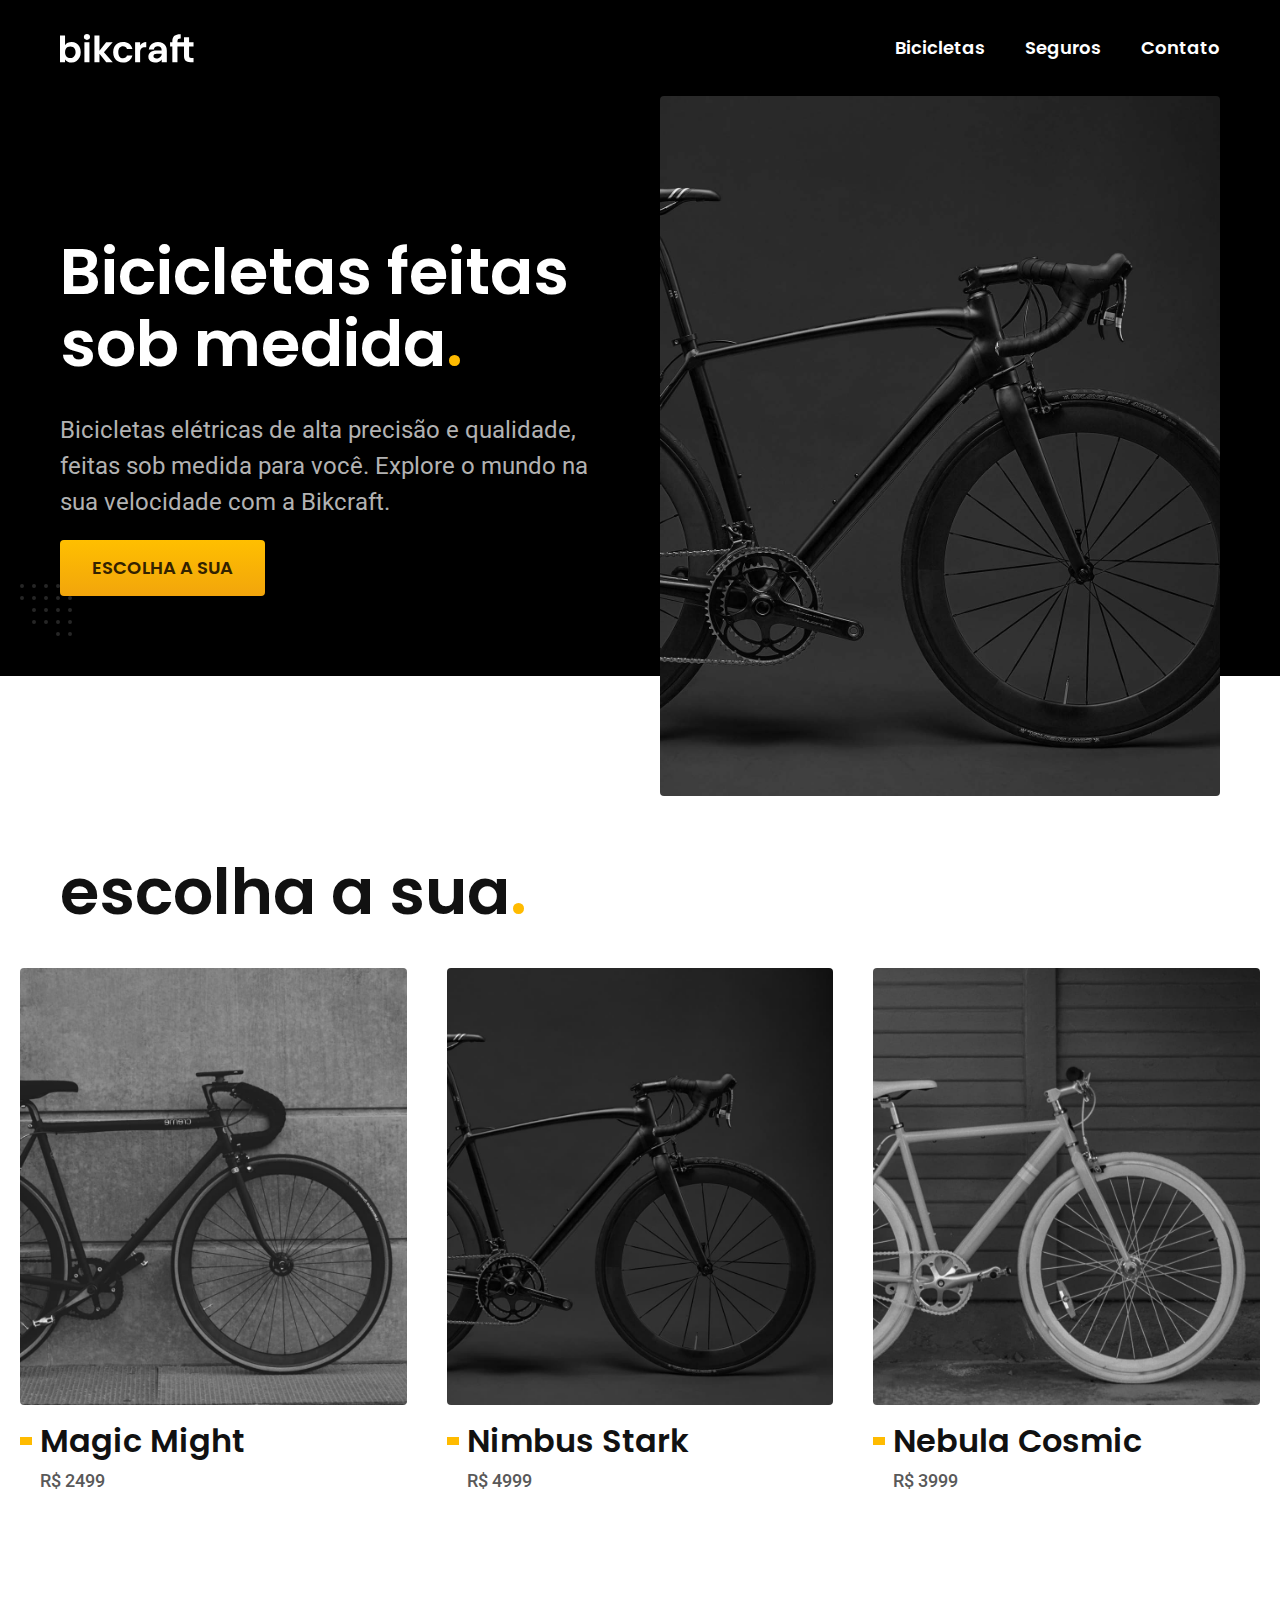
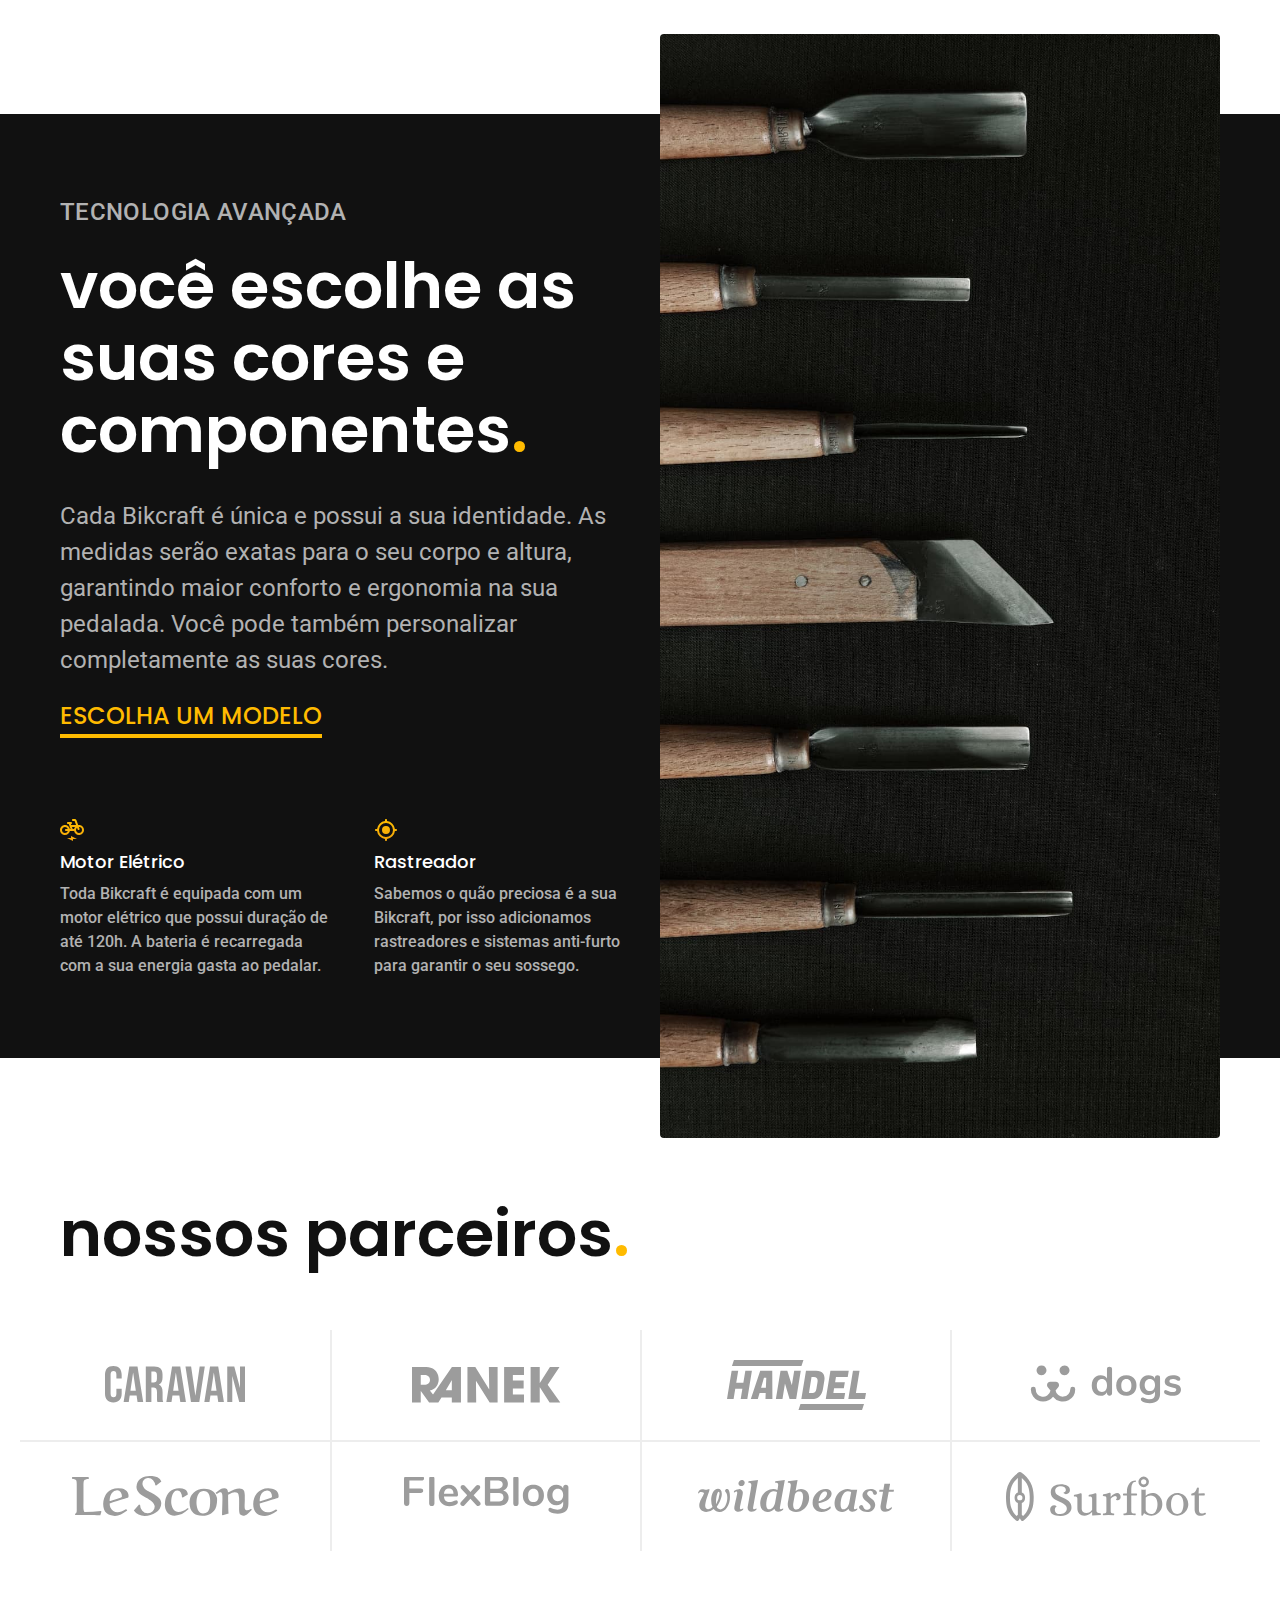
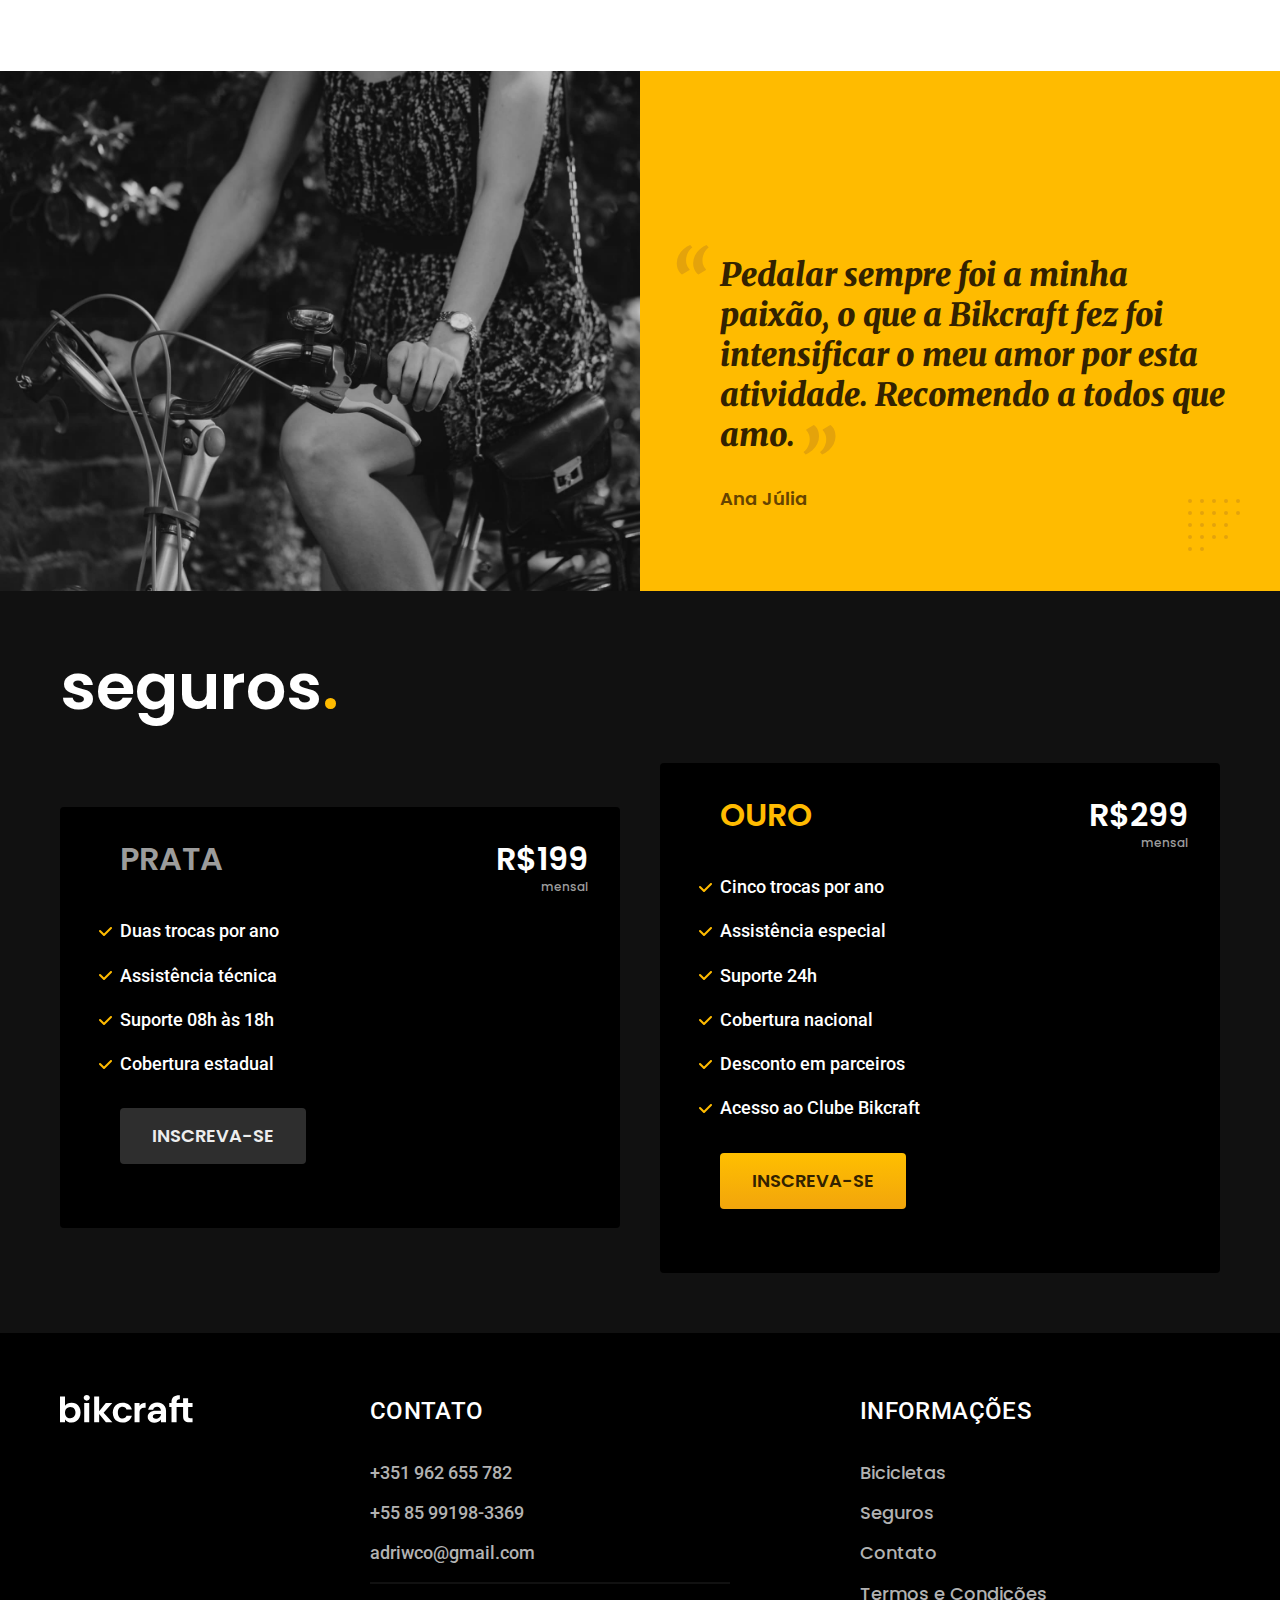
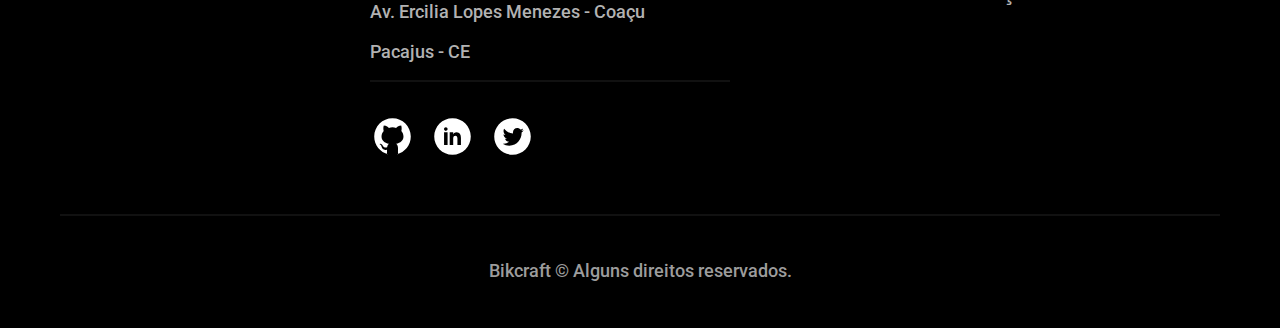
<file: index.html>
<!DOCTYPE html>
<html lang="pt-br">

<head>
  <meta charset="UTF-8">
  <meta http-equiv="X-UA-Compatible" content="IE=edge">
  <meta name="viewport" content="width=device-width, initial-scale=1.0">
  <title>bikcraft-complexo</title>
  <meta name="description" content="Bicicletas elétricas de alta precisão e qualidade, feitas sob medida para você. Explore o mundo na sua velocidade com a Bikcraft">
  <link rel="icon" href="./img/favicon.svg" type="image/svg+xml">
  <link rel="preload" href="./css/style.min.css" as="style">
  <link rel="stylesheet" href="./css/style.min.css">
  <link rel="preconnect" href="https://fonts.googleapis.com">
  <link rel="preconnect" href="https://fonts.gstatic.com" crossorigin>
  <link href="https://fonts.googleapis.com/css2?family=Merriweather:ital,wght@1,900&family=Poppins:wght@400;600&family=Roboto:wght@400;500&display=swap" rel="stylesheet">
  <script>document.documentElement.classList.add('js');</script>
</head>

<body>
  <header class="header-bg">
    <div class="header container">
      <a href="./index.html"><img src="./img/bikcraft.svg" width="136" height="32" alt="Bikcraft"></a>
      <nav aria-label="primaria">
        <ul class="header-menu font-1-m cor-0">
          <li><a href="./pages/bicicletas.html">Bicicletas</a></li>
          <li><a href="./pages/seguros.html">Seguros</a></li>
          <li><a href="./pages/contato.html">Contato</a></li>
        </ul>
      </nav>
    </div>
  </header>

  <main class="introducao-bg">
    <div class="introducao container">
      <div class="introducao-conteudo">
        <h1 class="font-1-xxl cor-0 fadeInDown" data-anime="200">Bicicletas feitas sob medida<span class="cor-p1">.</span></h1>
        <p class="font-2-l cor-5 fadeInDown" data-anime="400">Bicicletas elétricas de alta precisão e qualidade, feitas sob medida para você. Explore o mundo na sua velocidade com a Bikcraft.</p>
        <a class="botao fadeInDown" href="./pages/bicicletas.html" data-anime="600">escolha a sua</a>
      </div>
      <picture class="fadeInDown" data-anime="800">
        <source media="(max-width: 800px)" srcset="./img/bicicletas/nimbus.jpg">
        <img src="./img/fotos/introducao.jpg" width="1280" height="1600" alt="Bicicleta elétrica preta.">
      </picture>
    </div>
  </main>

  <article class="bicicletas-lista">
    <h2 class="container font-1-xxl">escolha a sua<span class="cor-p1">.</span></h2>
    <ul>
      <li>
        <a href="./pages/bicicletas/magic.html">
          <img src="./img/bicicletas/magic-home.jpg" width="920" height="1040" alt="Bicicleta preta e detalhe branco">
          <h3 class="font-1-xl">Magic Might</h3>
          <span class="font-2-m cor-8">R$ 2499</span>
        </a>
      </li>
      <li>
        <a href="./pages/bicicletas/nimbus.html">
          <img src="./img/bicicletas/nimbus-home.jpg" width="920" height="1040" alt="Bicicleta preta">
          <h3 class="font-1-xl">Nimbus Stark</h3>
          <span class="font-2-m cor-8">R$ 4999</span>
        </a>
      </li>
      <li>
        <a href="./pages/bicicletas/nebula.html">
          <img src="./img/bicicletas/nebula-home.jpg" width="920" height="1040" alt="Bicicleta cinza">
          <h3 class="font-1-xl">Nebula Cosmic</h3>
          <span class="font-2-m cor-8">R$ 3999</span>
        </a>
      </li>
    </ul>
  </article>

  <article class="tecnologia-bg">
    <div class="tecnologia container">
      <div class="tecnologia-conteudo">
        <span class="font-2-l-b cor-5">TECNOLOGIA AVANÇADA</span>
        <h2 class="font-1-xxl cor-0">você escolhe as suas cores e componentes<span class="cor-p1">.</span></h2>
        <p class="font-2-l cor-5">Cada Bikcraft é única e possui a sua identidade. As medidas serão exatas para o seu corpo e altura, garantindo maior conforto e ergonomia na sua pedalada. Você pode também personalizar completamente as suas cores.</p>
        <a class="link" href="./pages/bicicletas.html">Escolha um modelo</a>
        <div class="tecnologia-vantagens">
          <div>
            <img src="./img/icones/eletrica.svg" width="24" height="24" alt="">
            <h3 class="font-1-m cor-0">Motor Elétrico</h3>
            <p class="font-2-s cor-5">Toda Bikcraft é equipada com um motor elétrico que possui duração de até 120h. A bateria é recarregada com a sua energia gasta ao pedalar.</p>
          </div>
          <div>
            <img src="./img/icones/rastreador.svg" width="24" height="24" alt="">
            <h3 class="font-1-m cor-0">Rastreador</h3>
            <p class="font-2-s cor-5">Sabemos o quão preciosa é a sua Bikcraft, por isso adicionamos rastreadores e sistemas anti-furto para garantir o seu sossego.</p>
          </div>
        </div>
      </div>
      <div class="tecnologia-img">
        <img src="./img/fotos/tecnologia.jpg" width="1200" height="1920" alt="">
      </div>
    </div>

  </article>

  <section class="parceiros" aria-label="Nossos Parceiros">
    <h2 class="container font-1-xxl">nossos parceiros<span class="cor-p1">.</span></h2>
    <ul>
      <li><img src="./img/parceiros/caravan.svg" width="140" height="38" alt="caravan"></li>
      <li><img src="./img/parceiros/ranek.svg" width="149" height="36" alt="ranek"></li>
      <li><img src="./img/parceiros/handel.svg" width="139" height="50" alt="handel"></li>
      <li><img src="./img/parceiros/dogs.svg" width="152" height="39" alt="dogs"></li>
      <li><img src="./img/parceiros/lescone.svg" width="208" height="41" alt="lescone"></li>
      <li><img src="./img/parceiros/flexblog.svg" width="165" height="38" alt="flexblog"></li>
      <li><img src="./img/parceiros/wildbeast.svg" width="196" height="34" alt="wildbeast"></li>
      <li><img src="./img/parceiros/surfbot.svg" width="200" height="49" alt="surfbot"></li>
    </ul>
  </section>

  <section class="depoimento" aria-label="Depoimento">
    <div>
      <img src="./img/fotos/depoimento.jpg" width="1560" height="1360" alt="Pessoa pedalando uma bicicleta da Bikcraft">
    </div>
    <div class="depoimento-conteudo">
      <blockquote class="font-1-xl cor-p5">
        <p>Pedalar sempre foi a minha paixão, o que a Bikcraft fez foi intensificar o meu amor por esta atividade. Recomendo a todos que amo.</p>
      </blockquote>
      <span class="font-1-m-b cor-p4">Ana Júlia</span>
    </div>
  </section>

  <article class="seguros-bg">
    <div class="seguros container">
      <h2 class="font-1-xxl cor-0">seguros<span class="cor-p1">.</span></h2>
      <div class="seguros-item">
        <h3 class="font-1-xl cor-6">PRATA</h3>
        <span class="font-1-xl cor-0">R$199 <span class="font-1-xs cor-6">mensal</span></span>
        <ul class="font-2-m cor-0">
          <li> Duas trocas por ano </li>
          <li>Assistência técnica</li>
          <li>Suporte 08h às 18h</li>
          <li>Cobertura estadual</li>
        </ul>
        <a class="botao secundario" href="./pages/orcamento.html?tipo=seguro&produto=prata">Inscreva-se</a>
      </div>

      <div class="seguros-item">
        <h3 class="font-1-xl cor-p1">OURO</h3>
        <span class="font-1-xl cor-0">R$299 <span class="font-1-xs cor-6">mensal</span></span>
        <ul class="font-2-m cor-0">
          <li>Cinco trocas por ano</li>
          <li>Assistência especial</li>
          <li>Suporte 24h</li>
          <li>Cobertura nacional</li>
          <li>Desconto em parceiros</li>
          <li>Acesso ao Clube Bikcraft</li>
        </ul>
        <a class="botao" href="./pages/orcamento.html?tipo=seguro&produto=ouro">Inscreva-se</a>
      </div>
    </div>
  </article>

  <footer class="footer-bg">
    <div class="footer container">
      <a href="./index.html"><img src="./img/bikcraft.svg" width="135" height="32" alt="Bikcraft"></a>
      <div class="footer-contato">
        <h3 class="font-2-l-b cor-0">Contato</h3>
        <ul class="font-2-m cor-5">
          <li><a href="tel:+351962655782">+351 962 655 782</a></li>
          <li><a href="tel:+5585991983369">+55 85 99198-3369</a></li>
          <li><a href="mailto:adriwco@gmail.com">adriwco@gmail.com</a></li>
          <li>Av. Ercilia Lopes Menezes - Coaçu</li>
          <li>Pacajus - CE</li>
        </ul>
        <div class="footer-redes">
          <a href="https://github.com/adriwco">
            <img src="./img/rede-sociais/github.svg" width="45" height="45" alt="GitHub">
          </a>
          <a href="https://www.linkedin.com/in/adriweverton">
            <img src="./img/rede-sociais/linkedin.svg" width="45" height="45" alt="Linkedin">
          </a>
          <a href="https://twitter.com/adriwco">
            <img src="./img/rede-sociais/twitter.svg" width="45" height="45" alt="Twitter">
          </a>
        </div>
      </div>
      <div class="footer-informacoes">
        <h3 class="font-2-l-b cor-0">INFORMAÇÕES</h3>
        <nav>
          <ul class="font-1-m cor-5">
            <li><a href="./pages/bicicletas.html">Bicicletas</a></li>
            <li><a href="./pages/seguros.html">Seguros</a></li>
            <li><a href="./pages/contato.html">Contato</a></li>
            <li><a href="./pages/termos.html">Termos e Condições</a></li>
          </ul>
        </nav>
      </div>
      <p class="footer-copy font-2-m cor-6">Bikcraft © Alguns direitos reservados.</p>
    </div>
  </footer>
  <script src="./js/plugins/simple-anime.js"></script>
  <script src="./js/script.js"></script>
</body>

</html>
</file>
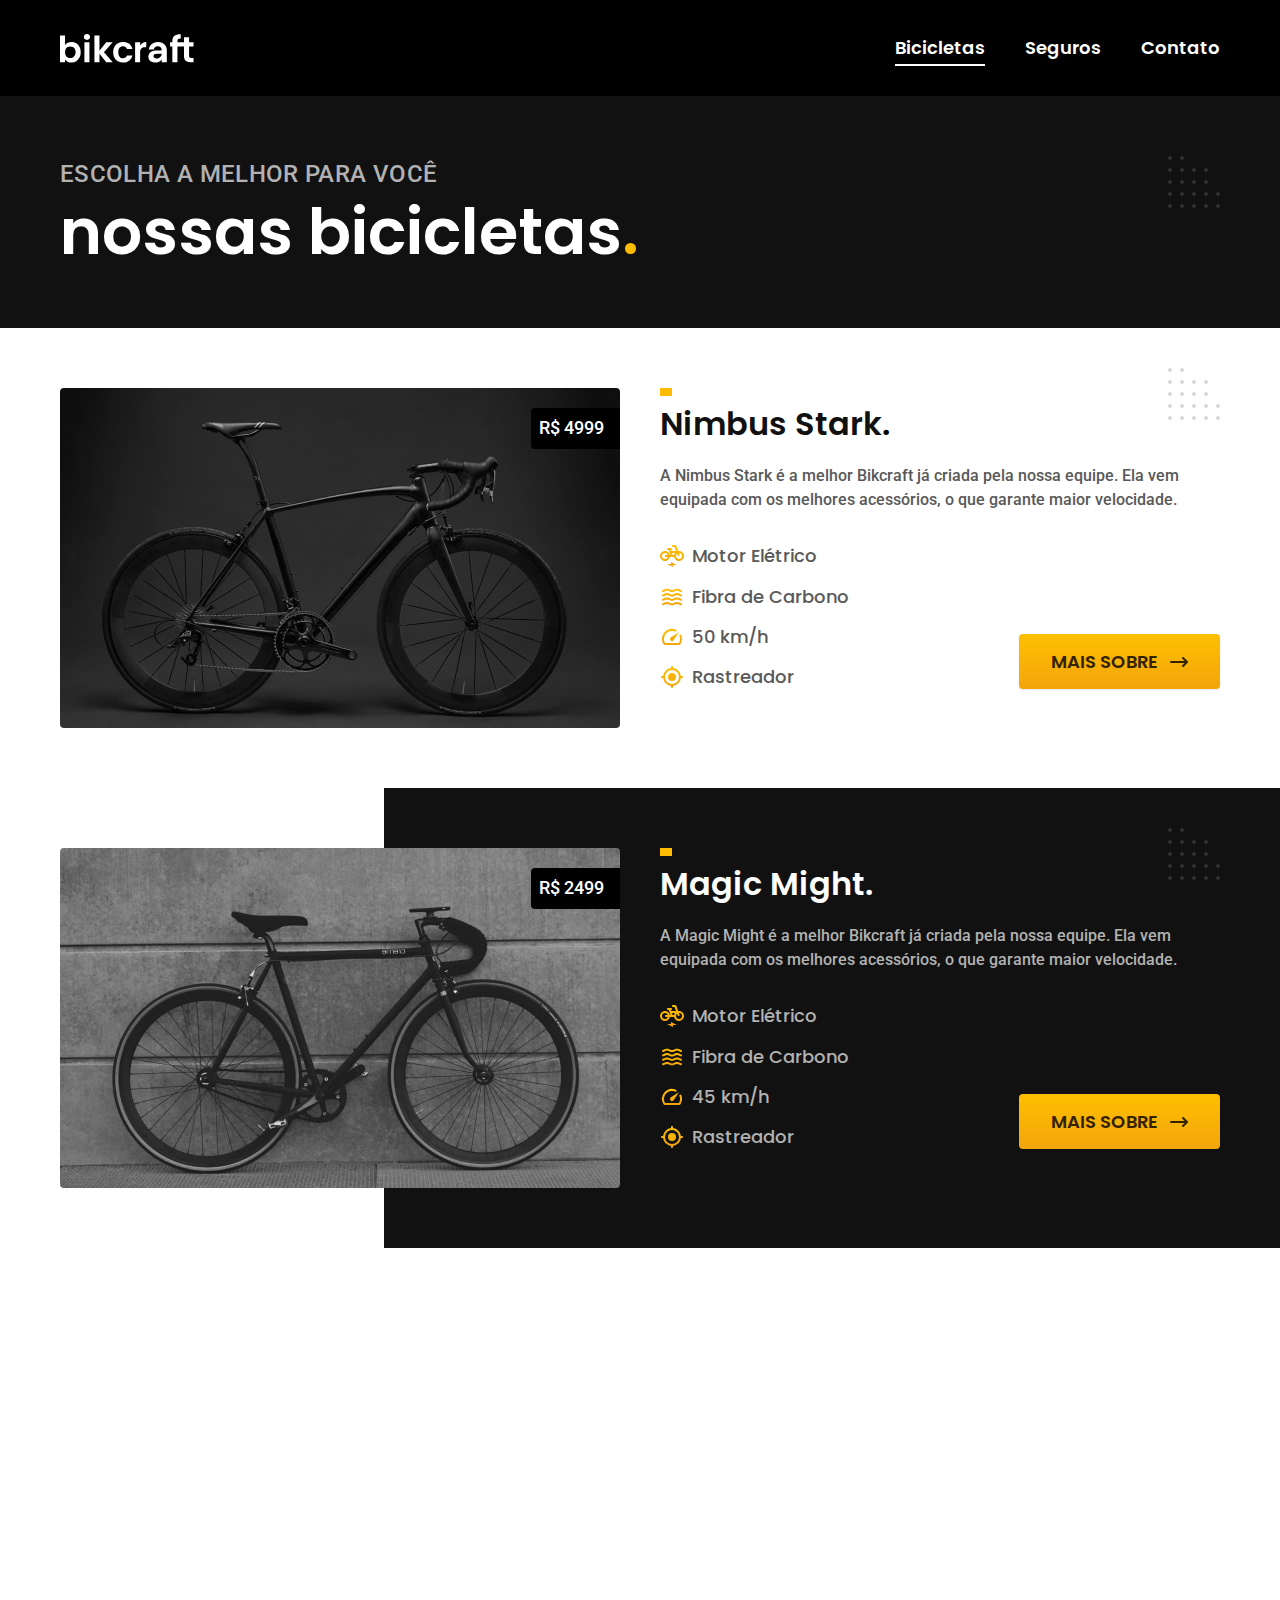
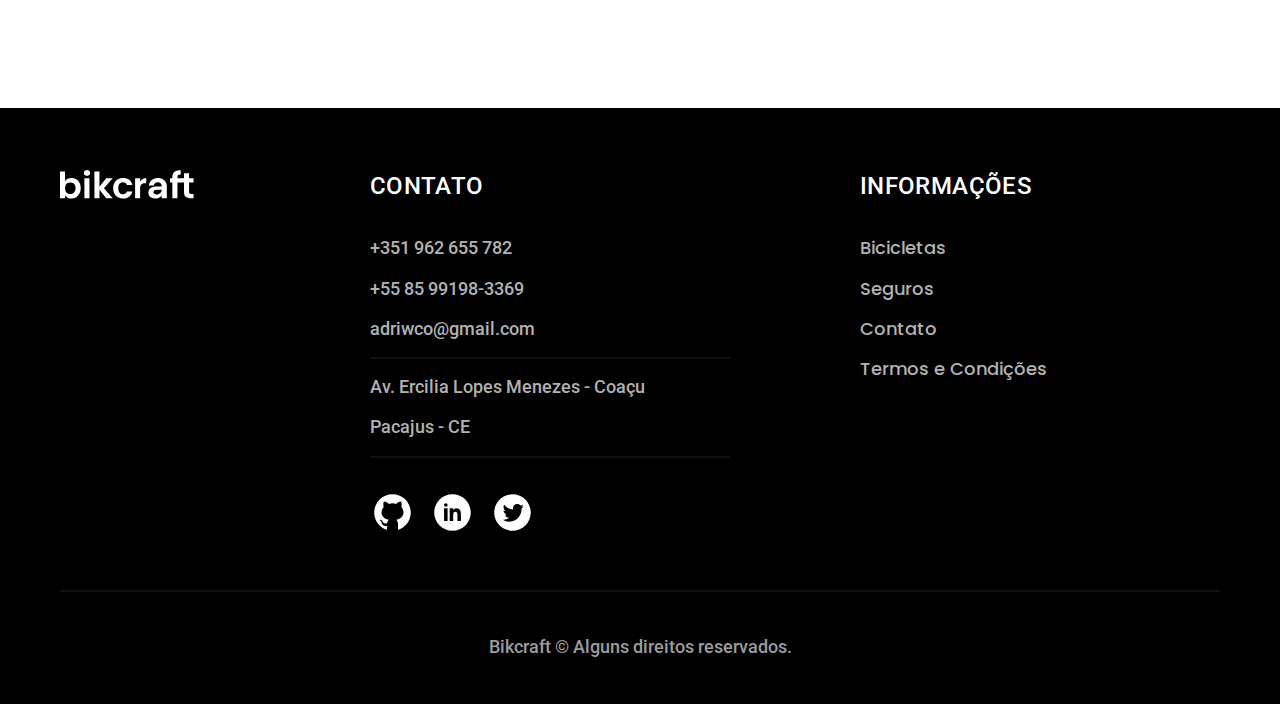
<file: pages/bicicletas.html>
<!DOCTYPE html>
<html lang="pt-br">

<head>
  <meta charset="UTF-8">
  <meta http-equiv="X-UA-Compatible" content="IE=edge">
  <meta name="viewport" content="width=device-width, initial-scale=1.0">
  <title>Bicicletas | Bikcraft</title>
  <meta name="description" content="Termos e Condições">
  <link rel="icon" href="../img/favicon.svg" type="image/svg+xml">
  <link rel="preload" href="../css/style.min.css" as="style">
  <link rel="stylesheet" href="../css/style.min.css">
  <link rel="preconnect" href="https://fonts.googleapis.com">
  <link rel="preconnect" href="https://fonts.gstatic.com" crossorigin>
  <link href="https://fonts.googleapis.com/css2?family=Merriweather:ital,wght@1,900&family=Poppins:wght@400;600&family=Roboto:wght@400;500&display=swap" rel="stylesheet">
  <script>document.documentElement.classList.add('js');</script>
</head>

<body id="bicicletas">
  <header class="header-bg">
    <div class="header container">
      <a href="../index.html"><img src="../img/bikcraft.svg" width="136" height="32" alt="Bikcraft"></a>
      <nav aria-label="primaria">
        <ul class="header-menu font-1-m cor-0">
          <li><a href="./bicicletas.html">Bicicletas</a></li>
          <li><a href="./seguros.html">Seguros</a></li>
          <li><a href="./contato.html">Contato</a></li>
        </ul>
      </nav>
    </div>
  </header>

  <main>
    <div class="titulo-bg">
      <div class="titulo container fadeInDown" data-anime="200">
        <p class="font-2-l-b cor-5">ESCOLHA A MELHOR PARA VOCÊ</p>
        <h1 class="font-1-xxl cor-0">nossas bicicletas<span class="cor-p1">.</span></h1>
      </div>
    </div>

    <div class="bicicletas container fadeInLeft" data-anime="400">
      <div class="bicicletas-imagem">
        <img src="../img/bicicletas/nimbus.jpg" width="1120" height="680" alt="Bicicleta preta">
        <span class="font-2-m cor-0">R$ 4999</span>
      </div>
      <div class="bicicletas-conteudo">
        <h2 class="font-1-xl">Nimbus Stark<span class="cor-12">.</span></h2>
        <p class="font-2-s cor-8">A Nimbus Stark é a melhor Bikcraft já criada pela nossa equipe. Ela vem equipada com os melhores acessórios, o que garante maior velocidade.</p>
        <ul class="font-1-m cor-8">
          <li><img src="../img/icones/eletrica.svg" width="32" height="32" alt="">Motor Elétrico</li>
          <li><img src="../img/icones/carbono.svg" width="32" height="32" alt="">Fibra de Carbono</li>
          <li><img src="../img/icones/velocidade.svg" width="32" height="32" alt="">50 km/h</li>
          <li><img src="../img/icones/rastreador.svg" width="32" height="32" alt="">Rastreador</li>
        </ul>
        <a class="botao seta" href="./bicicletas/nimbus.html">Mais Sobre</a>
      </div>
    </div>

    <div class="bicicletas-bg fadeInRight" data-anime="600">
      <div class="bicicletas container">
        <div class="bicicletas-imagem">
          <img src="../img/bicicletas/magic.jpg" width="1120" height="680" alt="Bicicleta preta">
          <span class="font-2-m cor-0">R$ 2499</span>
        </div>
        <div class="bicicletas-conteudo">
          <h2 class="font-1-xl cor-0">Magic Might<span class="cor-0">.</span></h2>
          <p class="font-2-s cor-5">A Magic Might é a melhor Bikcraft já criada pela nossa equipe. Ela vem equipada com os melhores acessórios, o que garante maior velocidade.</p>
          <ul class="font-1-m cor-5">
            <li><img src="../img/icones/eletrica.svg" width="32" height="32" alt="">Motor Elétrico</li>
            <li><img src="../img/icones/carbono.svg" width="32" height="32" alt="">Fibra de Carbono</li>
            <li><img src="../img/icones/velocidade.svg" width="32" height="32" alt="">45 km/h</li>
            <li><img src="../img/icones/rastreador.svg" width="32" height="32" alt="">Rastreador</li>
          </ul>
          <a class="botao seta" href="./bicicletas/magic.html">Mais Sobre</a>
        </div>
      </div>
    </div>

    <div class="bicicletas container fadeInLeft" data-anime="800">
      <div class="bicicletas-imagem">
        <img src="../img/bicicletas/nebula.jpg" width="1120" height="680" alt="Bicicleta preta">
        <span class="font-2-m cor-0">R$ 3999</span>
      </div>
      <div class="bicicletas-conteudo">
        <h2 class="font-1-xl">Nebula Cosmic<span class="cor-12">.</span></h2>
        <p class="font-2-s cor-8">A Nebula Cosmic é a melhor Bikcraft já criada pela nossa equipe. Ela vem equipada com os melhores acessórios, o que garante maior velocidade.</p>
        <ul class="font-1-m cor-8">
          <li><img src="../img/icones/eletrica.svg" width="32" height="32" alt="">Motor Elétrico</li>
          <li><img src="../img/icones/carbono.svg" width="32" height="32" alt="">Fibra de Carbono</li>
          <li><img src="../img/icones/velocidade.svg" width="32" height="32" alt="">50 km/h</li>
          <li><img src="../img/icones/rastreador.svg" width="32" height="32" alt="">Rastreador</li>
        </ul>
        <a class="botao seta" href="./bicicletas/nebula.html">Mais Sobre</a>
      </div>
    </div>

  </main>

  <footer class="footer-bg">
    <div class="footer container">
      <a href="../index.html"><img src="../img/bikcraft.svg" width="136" height="32" alt="Bikcraft"></a>
      <div class="footer-contato">
        <h3 class="font-2-l-b cor-0">Contato</h3>
        <ul class="font-2-m cor-5">
          <li><a href="tel:+351962655782">+351 962 655 782</a></li>
          <li><a href="tel:+5585991983369">+55 85 99198-3369</a></li>
          <li><a href="mailto:adriwco@gmail.com">adriwco@gmail.com</a></li>
          <li>Av. Ercilia Lopes Menezes - Coaçu</li>
          <li>Pacajus - CE</li>
        </ul>
        <div class="footer-redes">
          <a href="https://github.com/adriwco">
            <img src="../img/rede-sociais/github.svg" width="45" height="45" alt="GitHub">
          </a>
          <a href="https://www.linkedin.com/in/adriweverton">
            <img src="../img/rede-sociais/linkedin.svg" width="45" height="45" alt="Linkedin">
          </a>
          <a href="https://twitter.com/adriwco">
            <img src="../img/rede-sociais/twitter.svg" width="45" height="45" alt="Twitter">
          </a>
        </div>
      </div>
      <div class="footer-informacoes">
        <h3 class="font-2-l-b cor-0">INFORMAÇÕES</h3>
        <nav>
          <ul class="font-1-m cor-5">
            <li><a href="./bicicletas.html">Bicicletas</a></li>
            <li><a href="./seguros.html">Seguros</a></li>
            <li><a href="./contato.html">Contato</a></li>
            <li><a href="./termos.html">Termos e Condições</a></li>
          </ul>
        </nav>
      </div>
      <p class="footer-copy font-2-m cor-6">Bikcraft © Alguns direitos reservados.</p>
    </div>
  </footer>
  <script src="../js/plugins/simple-anime.js"></script>
  <script src="../js/script.js"></script>
</body>

</html>
</file>
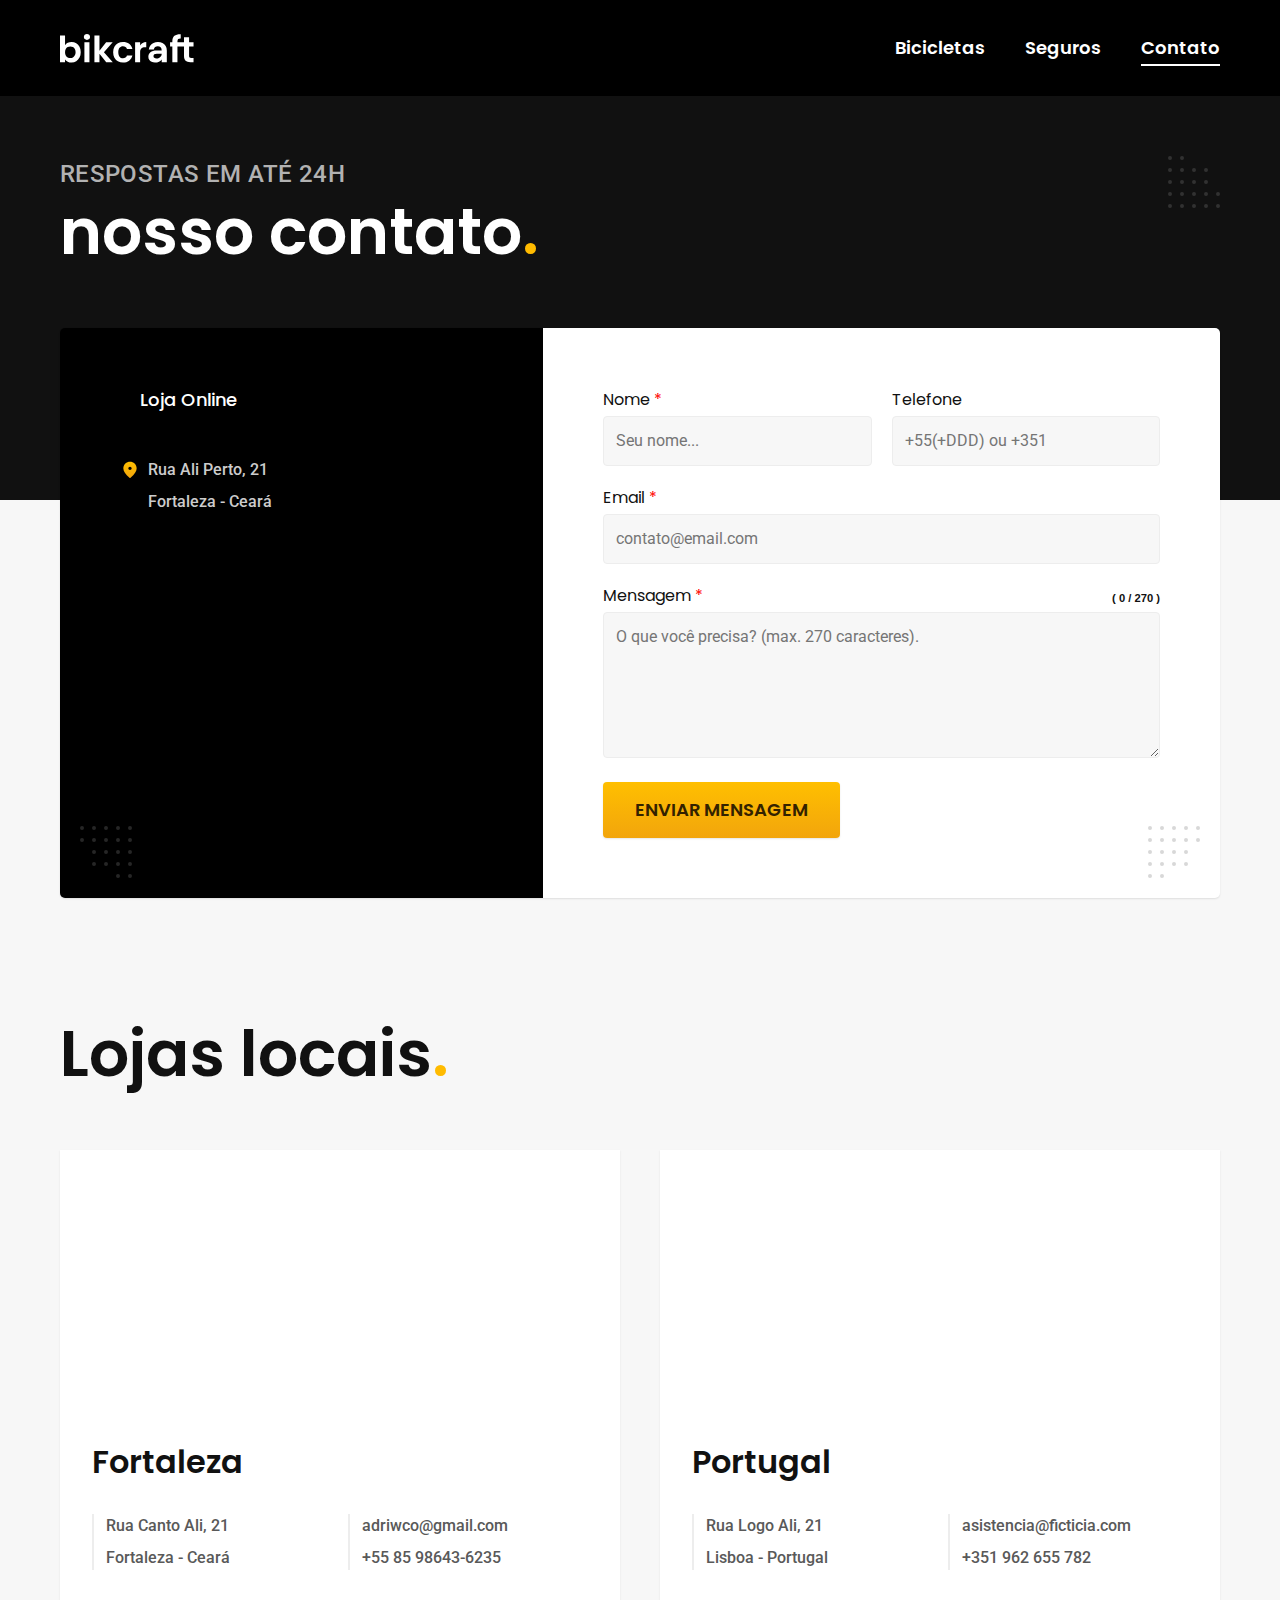
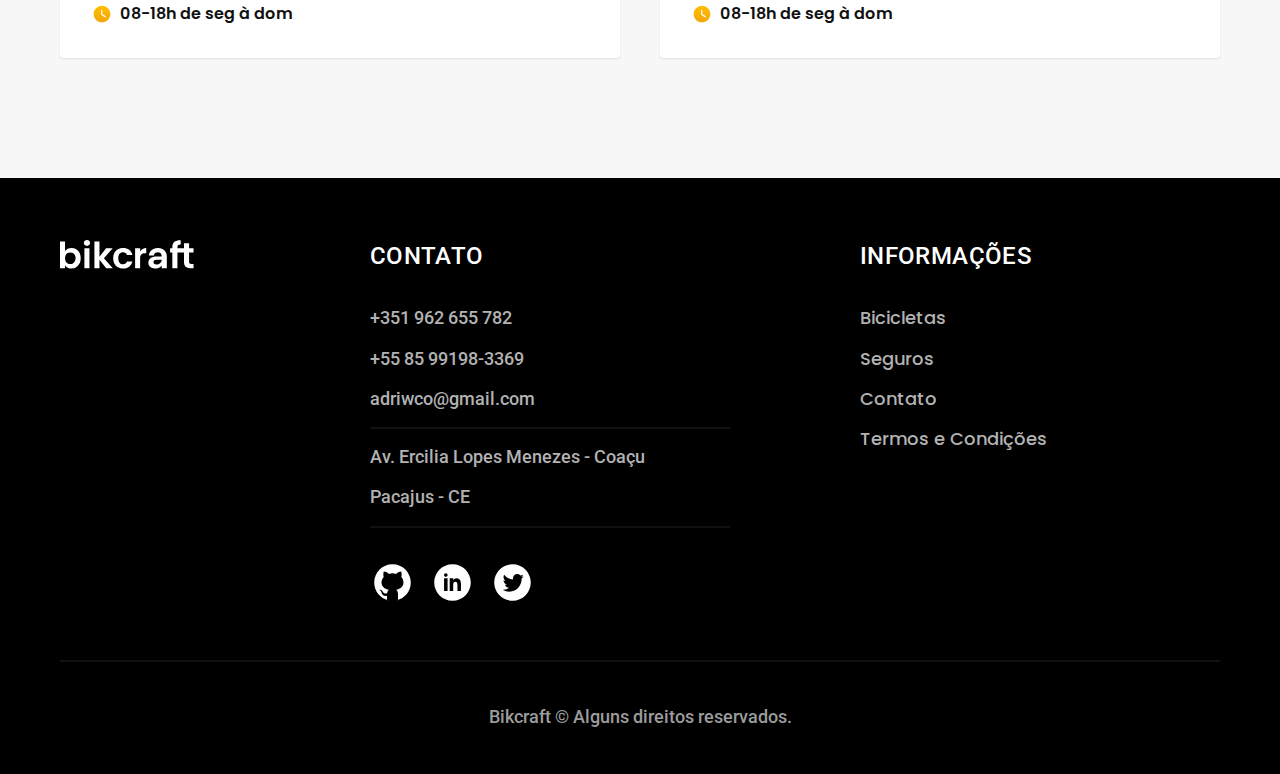
<file: pages/contato.html>
<!DOCTYPE html>
<html lang="pt-br">

<head>
  <meta charset="UTF-8">
  <meta http-equiv="X-UA-Compatible" content="IE=edge">
  <meta name="viewport" content="width=device-width, initial-scale=1.0">
  <title>Contato | Bikcraft</title>
  <meta name="description" content="Contato">
  <link rel="icon" href="../img/favicon.svg" type="image/svg+xml">
  <link rel="preload" href="../css/style.min.css" as="style">
  <link rel="stylesheet" href="../css/style.min.css">
  <link rel="preconnect" href="https://fonts.googleapis.com">
  <link rel="preconnect" href="https://fonts.gstatic.com" crossorigin>
  <link href="https://fonts.googleapis.com/css2?family=Merriweather:ital,wght@1,900&family=Poppins:wght@400;600&family=Roboto:wght@400;500&display=swap" rel="stylesheet">
  <script>document.documentElement.classList.add('js');</script>
</head>

<body id="contato">
  <header class="header-bg">
    <div class="header container">
      <a href="../index.html"><img src="../img/bikcraft.svg" width="136" height="32" alt="Bikcraft"></a>
      <nav aria-label="primaria">
        <ul class="header-menu font-1-m cor-0">
          <li><a href="./bicicletas.html">Bicicletas</a></li>
          <li><a href="./seguros.html">Seguros</a></li>
          <li><a href="./contato.html">Contato</a></li>
        </ul>
      </nav>
    </div>
  </header>

  <main>
    <div class="titulo-bg">
      <div class="titulo container fadeInDown" data-anime="200">
        <p class="font-2-l-b cor-5">Respostas em até 24h</p>
        <h1 class="font-1-xxl cor-0">nosso contato<span class="cor-p1">.</span></h1>
      </div>
    </div>
    <div class="contato container">
      <section class="contato-dados" aria-label="Endereço">
        <h2 class="font-1-m cor-0 container fadeInDown" data-anime="250">Loja Online</h2>
        <div class="contato-endereco font-2-s cor-4">
          <p class="fadeInRight" data-anime="400">Rua Ali Perto, 21</p>
          <p class="fadeInLeft" data-anime="600">Fortaleza - Ceará</p>
          <p class="fadeInRight" data-anime="800">Brasil - Terra - Um Canto Ali</p>
        </div>
        <address class="contato-meios font-2-s cor-4">
          <a href="mailto:adriwco@gmail.com" class="fadeInRight" data-anime="1000">adriwco@gmail.com</a>
          <a href="mailto:asistencia@bikcraft.com" class="fadeInLeft" data-anime="1200">asistencia@ficticia.com</a>
          <a href="tel:+5585986436235" class="fadeInRight" data-anime="1400">+55 85 98643-6235</a>
          <a href="tel:+351962655782" class="fadeInLeft" data-anime="1600">+351 962 655 782</a>
        </address>
        <div class="contato-redes fadeInUp" data-anime="1700">
          <a href="https://github.com/adriwco">
            <img src="../img/rede-sociais/github-p.svg" width="45" height="45" alt="GitHub">
          </a>
          <a href="https://www.linkedin.com/in/adriweverton">
            <img src="../img/rede-sociais/linkedin-p.svg" width="45" height="45" alt="Linkedin">
          </a>
          <a href="https://twitter.com/adriwco">
            <img src="../img/rede-sociais/twitter-p.svg" width="45" height="45" alt="Twitter">
          </a>
        </div>
      </section>
      <section class="contato-formulario" aria-label="Formulário">
        <form class="form" action="../enviar.php" method="post">
          <div>
            <label for="nome">Nome <span class="required">*</span></label>
            <input type="text" id="nome" name="nome" maxlength="59" placeholder="Seu nome..." required>
          </div>
          <div>
            <label for="telefone">Telefone</label>
            <input type="tel" id="telefone" name="telefone" placeholder="+55(+DDD) ou +351">
          </div>
          <div class="col-2">
            <label for="email">Email <span class="required">*</span></label>
            <input type="email" id="email" name="email" maxlength="59" placeholder="contato@email.com" required>
          </div>
          <div class="col-2">
            <div class="mensagem-contador">
              <label for="mensagem">Mensagem <span class="required">*</span></label>
              <div class="contador-msg">( <span class="caracteres">0</span> / 270 )</div>
            </div>
            <textarea name="mensagem" id="mensagem" maxlength="270" rows="5" placeholder="O que você precisa? (max. 270 caracteres)." required></textarea>
          </div>
          <button type="submit" class="botao col-2">Enviar Mensagem</button>
        </form>
      </section>
    </div>
  </main>

  <article class="lojas container">
    <h2 class="font-1-xxl">Lojas locais<span class="cor-p1">.</span></h2>
    <div class="lojas-item">
      <div class="iframe-googleMaps">
        <iframe src="https://www.google.com/maps/embed?pb=!1m18!1m12!1m3!1d254788.95727363916!2d-38.66004889958366!3d-3.793303089016576!2m3!1f0!2f0!3f0!3m2!1i1024!2i768!4f13.1!3m3!1m2!1s0x7c74c3f464c783f%3A0x4661c60a0c6b37ca!2sFortaleza%20-%20CE!5e0!3m2!1spt-BR!2sbr!4v1659508334819!5m2!1spt-BR!2sbr" style="border:0;" allowfullscreen="" loading="lazy" referrerpolicy="no-referrer-when-downgrade"></iframe>
      </div>
      <div class="lojas-conteudo">
        <h3 class="font-1-xl">Fortaleza</h3>
        <div class="lojas-dados font-2-s cor-8">
          <p>Rua Canto Ali, 21</p>
          <p>Fortaleza - Ceará</p>
        </div>
        <div class="lojas-dados font-2-s cor-8">
          <a href="mailto:adriwco@gmail.com">adriwco@gmail.com</a>
          <a href="tel:+5585986436235">+55 85 98643-6235</a>
        </div>
        <p class="lojas-tempo font-1-s"><img src="../img/icones/horario.svg" width="20" height="20" alt=""> 08-18h de seg à dom</p>
      </div>
    </div>

    <div class="lojas-item">
      <div class="iframe-googleMaps">
        <iframe src="https://www.google.com/maps/embed?pb=!1m18!1m12!1m3!1d99580.12791618069!2d-9.303731198592487!3d38.74353884927363!2m3!1f0!2f0!3f0!3m2!1i1024!2i768!4f13.1!3m3!1m2!1s0xd19331a61e4f33b%3A0x400ebbde49036d0!2sLisboa%2C%20Portugal!5e0!3m2!1spt-BR!2sbr!4v1659509003852!5m2!1spt-BR!2sbr" style="border:0;" allowfullscreen="" loading="lazy" referrerpolicy="no-referrer-when-downgrade"></iframe>
      </div>
      <div class="lojas-conteudo">
        <h3 class="font-1-xl">Portugal</h3>
        <div class="lojas-dados font-2-s cor-8">
          <p>Rua Logo Ali, 21</p>
          <p>Lisboa - Portugal</p>
        </div>
        <div class="lojas-dados font-2-s cor-8">
          <a href="mailto:asistencia@bikcraft.com">asistencia@ficticia.com</a>
          <a href="tel:+351962655782">+351 962 655 782</a>
        </div>
        <p class="lojas-tempo font-1-s"><img src="../img/icones/horario.svg" width="20" height="20" alt=""> 08-18h de seg à dom</p>
      </div>
    </div>
  </article>

  <footer class="footer-bg">
    <div class="footer container">
      <a href="../index.html"><img src="../img/bikcraft.svg" width="136" height="32" alt="Bikcraft"></a>
      <div class="footer-contato">
        <h3 class="font-2-l-b cor-0">Contato</h3>
        <ul class="font-2-m cor-5">
          <li><a href="tel:+351962655782">+351 962 655 782</a></li>
          <li><a href="tel:+5585991983369">+55 85 99198-3369</a></li>
          <li><a href="mailto:adriwco@gmail.com">adriwco@gmail.com</a></li>
          <li>Av. Ercilia Lopes Menezes - Coaçu</li>
          <li>Pacajus - CE</li>
        </ul>
        <div class="footer-redes">
          <a href="https://github.com/adriwco">
            <img src="../img/rede-sociais/github.svg" width="45" height="45" alt="GitHub">
          </a>
          <a href="https://www.linkedin.com/in/adriweverton">
            <img src="../img/rede-sociais/linkedin.svg" width="45" height="45" alt="Linkedin">
          </a>
          <a href="https://twitter.com/adriwco">
            <img src="../img/rede-sociais/twitter.svg" width="45" height="45" alt="Twitter">
          </a>
        </div>
      </div>
      <div class="footer-informacoes">
        <h3 class="font-2-l-b cor-0">INFORMAÇÕES</h3>
        <nav>
          <ul class="font-1-m cor-5">
            <li><a href="./bicicletas.html">Bicicletas</a></li>
            <li><a href="./seguros.html">Seguros</a></li>
            <li><a href="./contato.html">Contato</a></li>
            <li><a href="./termos.html">Termos e Condições</a></li>
          </ul>
        </nav>
      </div>
      <p class="footer-copy font-2-m cor-6">Bikcraft © Alguns direitos reservados.</p>
    </div>
  </footer>
  <script src="../js/plugins/simple-anime.js"></script>
  <script src="../js/utils/jquery-3.5.1.min.js"></script>
  <script src="../js/utils/jquery.mask.min.js"></script>
  <script src="../js/script.js"></script>
  <script src="../js/form.js"></script>
</body>

</html>
</file>
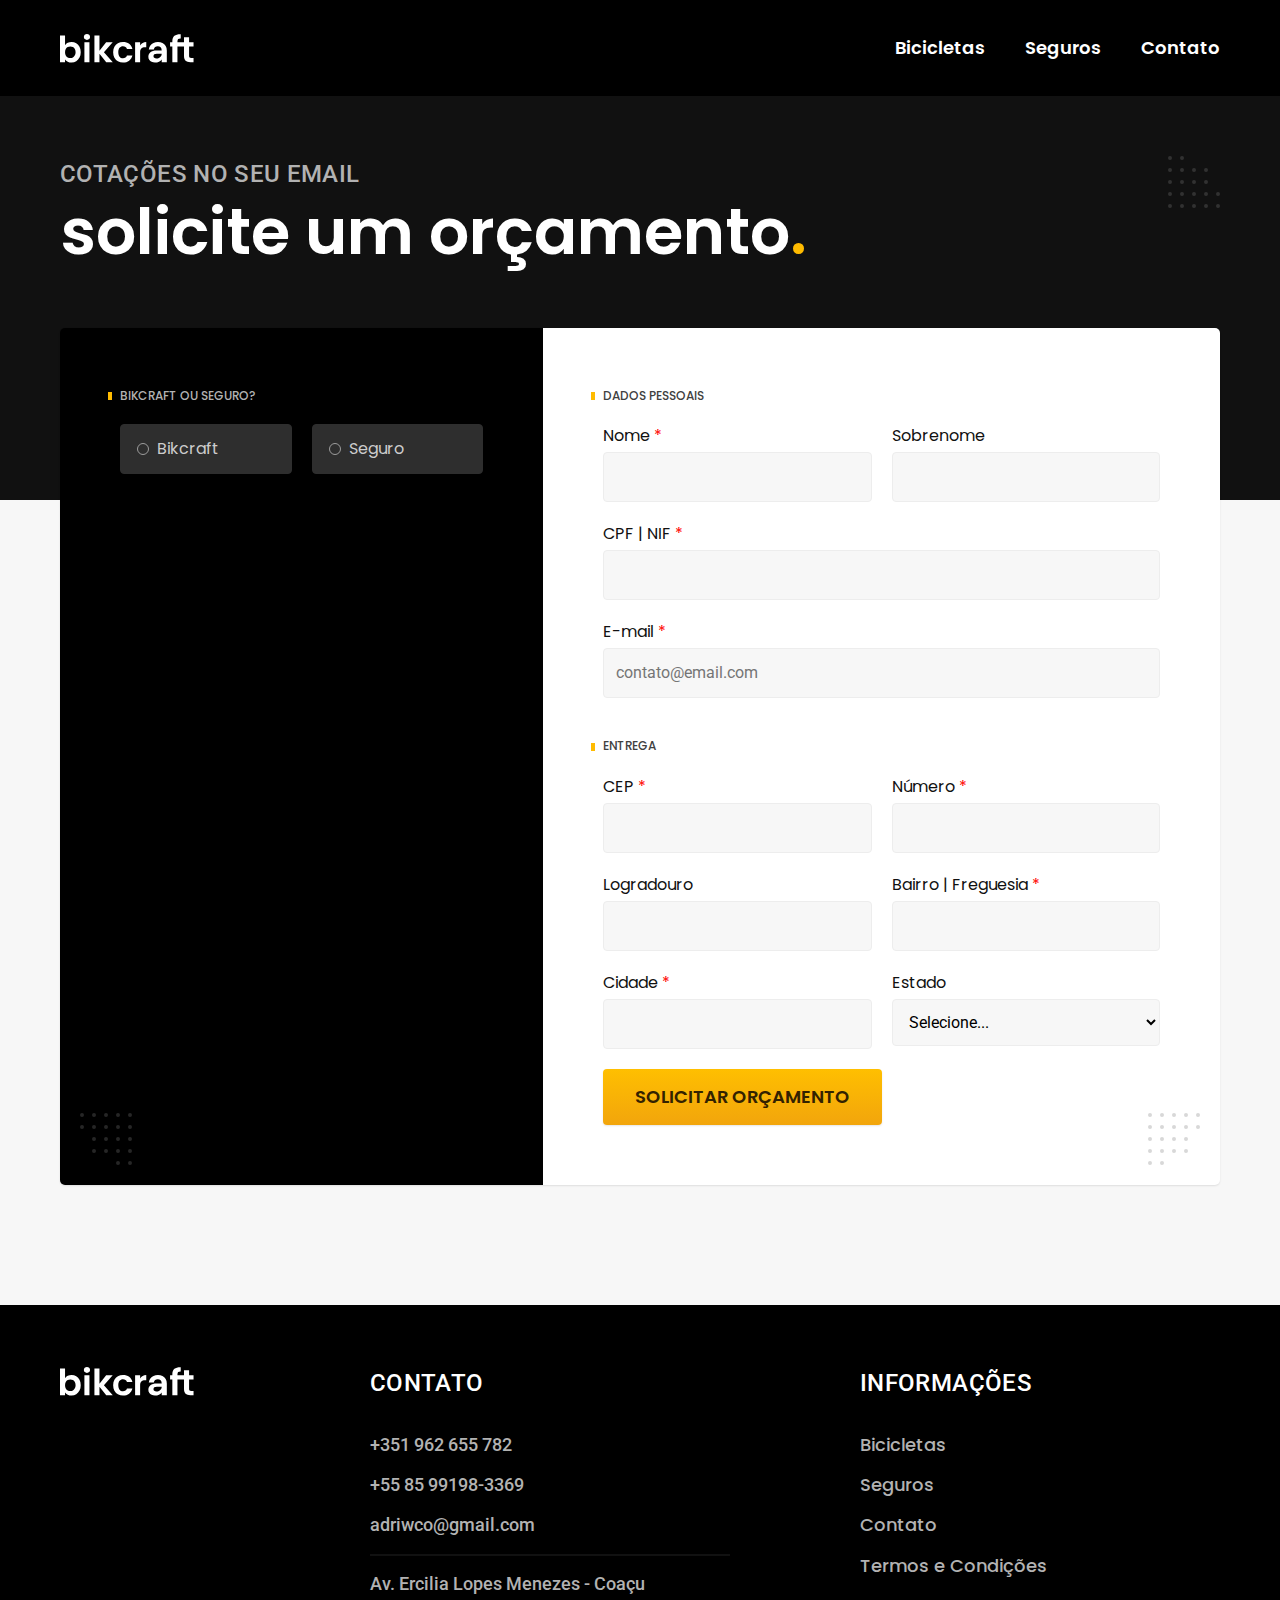
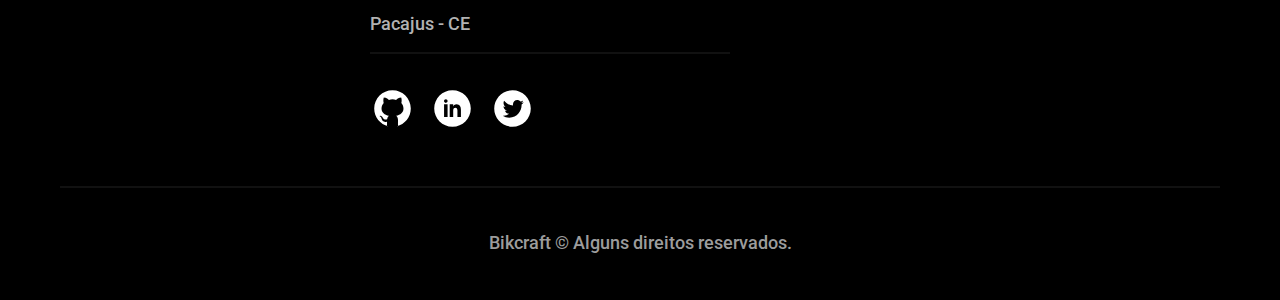
<file: pages/orcamento.html>
<!DOCTYPE html>
<html lang="pt-br">

<head>
  <meta charset="UTF-8">
  <meta http-equiv="X-UA-Compatible" content="IE=edge">
  <meta name="viewport" content="width=device-width, initial-scale=1.0">
  <title>Orçamento | Bikcraft</title>
  <meta name="description" content="Orçamento">
  <link rel="icon" href="../img/favicon.svg" type="image/svg+xml">
  <link rel="preload" href="../css/style.min.css" as="style">
  <link rel="stylesheet" href="../css/style.min.css">
  <link rel="preconnect" href="https://fonts.googleapis.com">
  <link rel="preconnect" href="https://fonts.gstatic.com" crossorigin>
  <link href="https://fonts.googleapis.com/css2?family=Merriweather:ital,wght@1,900&family=Poppins:wght@400;600&family=Roboto:wght@400;500&display=swap" rel="stylesheet">
  <script>document.documentElement.classList.add('js');</script>
</head>

<body id="orcamento">
  <header class="header-bg">
    <div class="header container">
      <a href="../index.html"><img src="../img/bikcraft.svg" width="136" height="32" alt="Bikcraft"></a>
      <nav aria-label="primaria">
        <ul class="header-menu font-1-m cor-0">
          <li><a href="./bicicletas.html">Bicicletas</a></li>
          <li><a href="./seguros.html">Seguros</a></li>
          <li><a href="./contato.html">Contato</a></li>
        </ul>
      </nav>
    </div>
  </header>

  <main>
    <div class="titulo-bg">
      <div class="titulo container fadeInDown" data-anime="200">
        <p class="font-2-l-b cor-5">COTAÇÕES NO SEU EMAIL</p>
        <h1 class="font-1-xxl cor-0">solicite um orçamento<span class="cor-p1">.</span></h1>
      </div>
    </div>

    <form class="orcamento container" action="../enviar.php" method="post">
      <div class="orcamento-produto">
        <h2 class="font-1-xs cor-5 fadeInDown" data-anime="400">Bikcraft ou Seguro?</h2>
        <input type="radio" name="tipo" value="bikcraft" id="bikcraft">
        <label for="bikcraft" class="fadeInLeft" data-anime="400">Bikcraft</label>
        <input type="radio" name="tipo" value="seguro" id="seguro">
        <label for="seguro" class="fadeInRight" data-anime="400">Seguro</label>
        <div class="orcamento-conteudo fadeInDown" data-anime="600" id="orcamento-bikcraft">
          <h2 class="font-1-xs cor-5">Escolha a sua</h2>
          <input type="radio" name="produto" value="nimbus" id="nimbus">
          <label for="nimbus">Nimbus Stark <span>R$ 4999</span></label>
          <div class="orcamento-detalhes">
            <ul class="font-1-xs cor-8">
              <li><img src="../img/icones/eletrica.svg" width="32" height="32" alt="">Motor Elétrico</li>
              <li><img src="../img/icones/carbono.svg" width="32" height="32" alt="">Fibra de Carbono</li>
              <li><img src="../img/icones/velocidade.svg" width="32" height="32" alt="">50 km/h</li>
              <li><img src="../img/icones/rastreador.svg" width="32" height="32" alt="">Rastreador</li>
            </ul>
            <img src="../img/bicicletas/nimbus.jpg" width="1120" height="680" alt="Bicicleta Nimbus">
          </div>

          <input type="radio" name="produto" value="magic" id="magic">
          <label for="magic">Magic Might <span>R$ 2499</span></label>
          <div class="orcamento-detalhes">
            <ul class="font-1-xs cor-8">
              <li><img src="../img/icones/eletrica.svg" width="32" height="32" alt="">Motor Elétrico</li>
              <li><img src="../img/icones/carbono.svg" width="32" height="32" alt="">Fibra de Carbono</li>
              <li><img src="../img/icones/velocidade.svg" width="32" height="32" alt="">45 km/h</li>
              <li><img src="../img/icones/rastreador.svg" width="32" height="32" alt="">Rastreador</li>
            </ul>
            <img src="../img/bicicletas/magic.jpg" width="1120" height="680" alt="Bicicleta Magic">
          </div>

          <input type="radio" name="produto" value="nebula" id="nebula">
          <label for="nebula">Nebula Cosmic <span>R$ 3999</span></label>
          <div class="orcamento-detalhes">
            <ul class="font-1-xs cor-8">
              <li><img src="../img/icones/eletrica.svg" width="32" height="32" alt="">Motor Elétrico</li>
              <li><img src="../img/icones/carbono.svg" width="32" height="32" alt="">Fibra de Carbono</li>
              <li><img src="../img/icones/velocidade.svg" width="32" height="32" alt="">40 km/h</li>
              <li><img src="../img/icones/rastreador.svg" width="32" height="32" alt="">Rastreador</li>
            </ul>
            <img src="../img/bicicletas/nebula.jpg" width="1120" height="680" alt="Bicicleta Nebula">
          </div>
        </div>

        <div class="orcamento-conteudo fadeInDown" data-anime="600" id="orcamento-seguro">
          <h2 class="font-1-xs cor-5">Escolha o plano</h2>
          <input type="radio" name="produto" value="prata" id="prata">
          <label for="prata">Prata <span>R$ 199</span></label>
          <input type="radio" name="produto" value="ouro" id="ouro">
          <label for="ouro">Ouro <span>R$ 299</span></label>
        </div>

      </div>
      <div class="orcamento-dados form">
        <h2 class="font-1-xs cor-9 col-2">dados pessoais</h2>
        <div>
          <label for="nome">Nome <span class="required">*</span></label>
          <input type="text" id="nome" maxlength="30" name="nome" required>
        </div>
        <div>
          <label for="sobrenome">Sobrenome</label>
          <input type="text" id="sobrenome" maxlength="30" name="sobrenome">
        </div>

        <div class="col-2">
          <label for="documento">CPF | NIF <span class="required">*</span></label>
          <input type="text" id="documento" name="documento" required>
        </div>

        <div class="col-2">
          <label for="email">E-mail <span class="required">*</span></label>
          <input type="email" id="email" name="email" maxlength="59" placeholder="contato@email.com" required>
        </div>
        <h2 class="font-1-xs cor-9 col-2">entrega</h2>
        <div>
          <label for="cep">CEP <span class="required">*</span></label>
          <input type="text" id="cep" name="cep" required>
        </div>
        <div>
          <label for="numero">Número <span class="required">*</span></label>
          <input type="number" id="numero" name="numero" max="99999" required>
        </div>
        <div>
          <label for="logradouro">Logradouro</label>
          <input type="text" id="logradouro" maxlength="59" name="logradouro">
        </div>
        <div>
          <label for="bairro">Bairro | Freguesia <span class="required">*</span></label>
          <input type="text" id="bairro" name="bairro" maxlength="30" required>
        </div>
        <div>
          <label for="cidade">Cidade <span class="required">*</span></label>
          <input type="text" id="cidade" maxlength="30" name="cidade" required>
        </div>
        <div>
          <label for="estado">Estado</label>
          <select name="estado" id="estado">
            <option value="" disabled selected hidden>Selecione...</option>
            <option value="ce">Ceará</option>
            <option value="sp">São Paulo</option>
            <option value="bh">Bahia</option>
            <option value="rj">Fictício 1</option>
            <option value="g1">Fictício 2</option>
            <option value="g2">Fictício 3</option>
            <option value="g2">Fictício 4</option>
          </select>
        </div>
        <button class="botao col-2">Solicitar Orçamento</button>
      </div>
    </form>
  </main>

  <footer class="footer-bg">
    <div class="footer container">
      <a href="../index.html"><img src="../img/bikcraft.svg" width="136" height="32" alt="Bikcraft"></a>
      <div class="footer-contato">
        <h3 class="font-2-l-b cor-0">Contato</h3>
        <ul class="font-2-m cor-5">
          <li><a href="tel:+351962655782">+351 962 655 782</a></li>
          <li><a href="tel:+5585991983369">+55 85 99198-3369</a></li>
          <li><a href="mailto:adriwco@gmail.com">adriwco@gmail.com</a></li>
          <li>Av. Ercilia Lopes Menezes - Coaçu</li>
          <li>Pacajus - CE</li>
        </ul>
        <div class="footer-redes">
          <a href="https://github.com/adriwco">
            <img src="../img/rede-sociais/github.svg" width="45" height="45" alt="GitHub">
          </a>
          <a href="https://www.linkedin.com/in/adriweverton">
            <img src="../img/rede-sociais/linkedin.svg" width="45" height="45" alt="Linkedin">
          </a>
          <a href="https://twitter.com/adriwco">
            <img src="../img/rede-sociais/twitter.svg" width="45" height="45" alt="Twitter">
          </a>
        </div>
      </div>
      <div class="footer-informacoes">
        <h3 class="font-2-l-b cor-0">INFORMAÇÕES</h3>
        <nav>
          <ul class="font-1-m cor-5">
            <li><a href="./bicicletas.html">Bicicletas</a></li>
            <li><a href="./seguros.html">Seguros</a></li>
            <li><a href="./contato.html">Contato</a></li>
            <li><a href="./termos.html">Termos e Condições</a></li>
          </ul>
        </nav>
      </div>
      <p class="footer-copy font-2-m cor-6">Bikcraft © Alguns direitos reservados.</p>
    </div>
  </footer>
  <script src="../js/plugins/simple-anime.js"></script>
  <script src="../js/utils/jquery-3.5.1.min.js"></script>
  <script src="../js/utils/jquery.mask.min.js"></script>
  <script src="../js/script.js"></script>
  <script src="../js/form.js"></script>
</body>

</html>
</file>
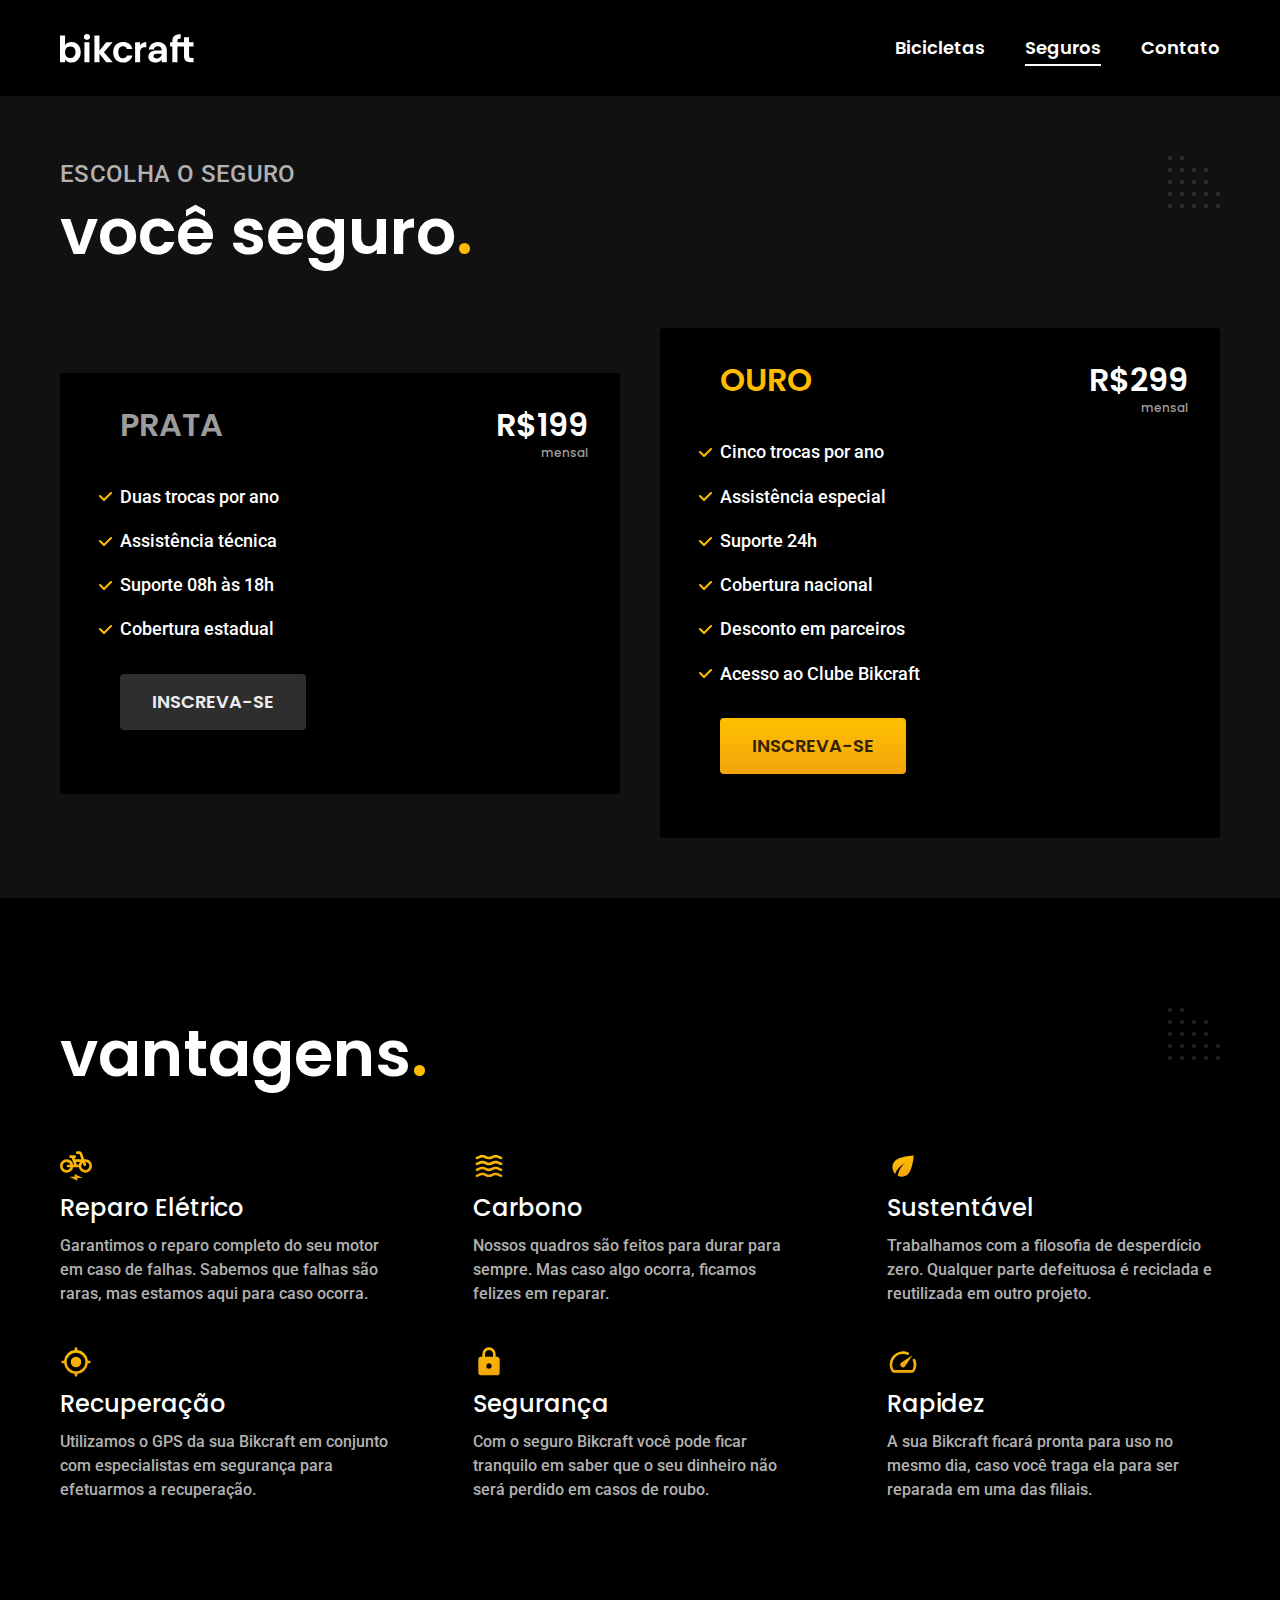
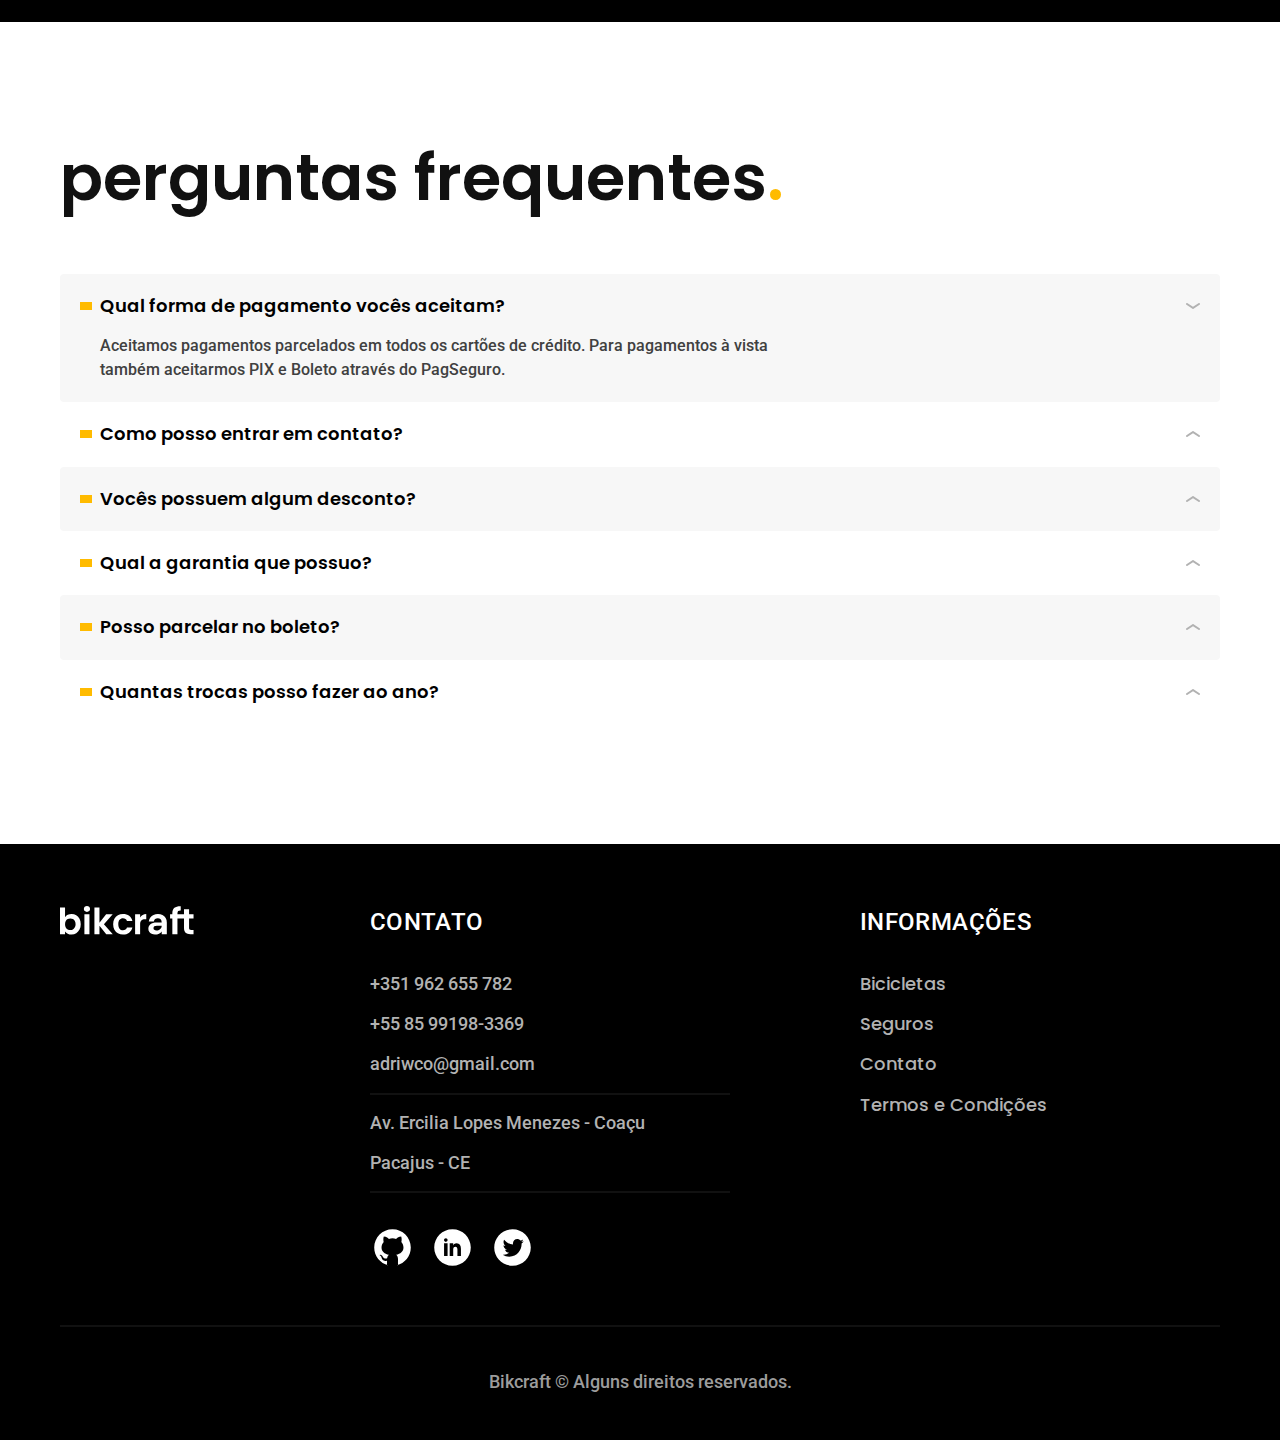
<file: pages/seguros.html>
<!DOCTYPE html>
<html lang="pt-br">

<head>
  <meta charset="UTF-8">
  <meta http-equiv="X-UA-Compatible" content="IE=edge">
  <meta name="viewport" content="width=device-width, initial-scale=1.0">
  <title>Seguros | Bikcraft</title>
  <meta name="description" content="Termos e Condições">
  <link rel="icon" href="../img/favicon.svg" type="image/svg+xml">
  <link rel="preload" href="../css/style.min.css" as="style">
  <link rel="stylesheet" href="../css/style.min.css">
  <link rel="preconnect" href="https://fonts.googleapis.com">
  <link rel="preconnect" href="https://fonts.gstatic.com" crossorigin>
  <link href="https://fonts.googleapis.com/css2?family=Merriweather:ital,wght@1,900&family=Poppins:wght@400;600&family=Roboto:wght@400;500&display=swap" rel="stylesheet">
  <script>document.documentElement.classList.add('js');</script>
</head>

<body id="seguros">
  <header class="header-bg">
    <div class="header container">
      <a href="../index.html"><img src="../img/bikcraft.svg" width="136" height="32" alt="Bikcraft"></a>
      <nav aria-label="primaria">
        <ul class="header-menu font-1-m cor-0">
          <li><a href="./bicicletas.html">Bicicletas</a></li>
          <li><a href="./seguros.html">Seguros</a></li>
          <li><a href="./contato.html">Contato</a></li>
        </ul>
      </nav>
    </div>
  </header>

  <main class="seguros-bg">
    <div class="titulo-bg fadeInDown" data-anime="200">
      <div class="titulo container">
        <p class="font-2-l-b cor-5">ESCOLHA O SEGURO</p>
        <h1 class="font-1-xxl cor-0">você seguro<span class="cor-p1">.</span></h1>
      </div>
    </div>

    <div class="seguros container">
      <div class="seguros-item fadeInLeft" data-anime="400">
        <h3 class="font-1-xl cor-6">PRATA</h3>
        <span class="font-1-xl cor-0">R$199 <span class="font-1-xs cor-6">mensal</span></span>
        <ul class="font-2-m cor-0">
          <li> Duas trocas por ano </li>
          <li>Assistência técnica</li>
          <li>Suporte 08h às 18h</li>
          <li>Cobertura estadual</li>
        </ul>
        <a class="botao secundario" href="./orcamento.html?tipo=seguro&produto=prata">Inscreva-se</a>
      </div>

      <div class="seguros-item fadeInRight" data-anime="600">
        <h3 class="font-1-xl cor-p1">OURO</h3>
        <span class="font-1-xl cor-0">R$299 <span class="font-1-xs cor-6">mensal</span></span>
        <ul class="font-2-m cor-0">
          <li>Cinco trocas por ano</li>
          <li>Assistência especial</li>
          <li>Suporte 24h</li>
          <li>Cobertura nacional</li>
          <li>Desconto em parceiros</li>
          <li>Acesso ao Clube Bikcraft</li>
        </ul>
        <a class="botao" href="./orcamento.html?tipo=seguro&produto=ouro">Inscreva-se</a>
      </div>
    </div>
  </main>

  <article class="vantagens-bg">
    <div class="vantagens container">
      <h2 class="font-1-xxl cor-0">vantagens<span class="cor-p1">.</span></h2>
      <ul>
        <li>
          <img src="../img/icones/eletrica.svg" width="32" height="32" alt="">
          <h3 class="font-1-l cor-0">Reparo Elétrico</h3>
          <p class="font-2-s cor-5">Garantimos o reparo completo do seu motor em caso de falhas. Sabemos que falhas são raras, mas estamos aqui para caso ocorra.</p>
        </li>
        <li>
          <img src="../img/icones/carbono.svg" width="32" height="32" alt="">
          <h3 class="font-1-l cor-0">Carbono</h3>
          <p class="font-2-s cor-5">Nossos quadros são feitos para durar para sempre. Mas caso algo ocorra, ficamos felizes em reparar.</p>
        </li>
        <li>
          <img src="../img/icones/sustentavel.svg" width="32" height="32" alt="">
          <h3 class="font-1-l cor-0">Sustentável</h3>
          <p class="font-2-s cor-5">Trabalhamos com a filosofia de desperdício zero. Qualquer parte defeituosa é reciclada e reutilizada em outro projeto.</p>
        </li>
        <li>
          <img src="../img/icones/rastreador.svg" width="32" height="32" alt="">
          <h3 class="font-1-l cor-0">Recuperação</h3>
          <p class="font-2-s cor-5">Utilizamos o GPS da sua Bikcraft em conjunto com especialistas em segurança para efetuarmos a recuperação.</p>
        </li>
        <li>
          <img src="../img/icones/seguro.svg" width="32" height="32" alt="">
          <h3 class="font-1-l cor-0">Segurança</h3>
          <p class="font-2-s cor-5">Com o seguro Bikcraft você pode ficar tranquilo em saber que o seu dinheiro não será perdido em casos de roubo.</p>
        </li>
        <li>
          <img src="../img/icones/velocidade.svg" width="32" height="32" alt="">
          <h3 class="font-1-l cor-0">Rapidez</h3>
          <p class="font-2-s cor-5">A sua Bikcraft ficará pronta para uso no mesmo dia, caso você traga ela para ser reparada em uma das filiais.</p>
        </li>
      </ul>
    </div>
  </article>

  <article class="perguntas container">
    <h2 class="font-1-xxl">perguntas frequentes<span class="cor-p1">.</span></h2>
    <dl>
      <div>
        <dt><button class="font-1-m-b" aria-controls="pergunta1" aria-expanded="true">Qual forma de pagamento vocês aceitam?</button></dt>
        <dd id="pergunta1" class="font-2-s cor-9 ativa">Aceitamos pagamentos parcelados em todos os cartões de crédito. Para pagamentos à vista também aceitarmos PIX e Boleto através do PagSeguro.</dd>
      </div>
      <div>
        <dt><button class="font-1-m-b" aria-controls="pergunta2" aria-expanded="false">Como posso entrar em contato?</button></dt>
        <dd id="pergunta2" class="font-2-s cor-9">Aceitamos pagamentos parcelados em todos os cartões de crédito. Para pagamentos à vista também aceitarmos PIX e Boleto através do PagSeguro.</dd>
      </div>
      <div>
        <dt><button class="font-1-m-b" aria-controls="pergunta3" aria-expanded="false">Vocês possuem algum desconto?</button></dt>
        <dd id="pergunta3" class="font-2-s cor-9">Aceitamos pagamentos parcelados em todos os cartões de crédito. Para pagamentos à vista também aceitarmos PIX e Boleto através do PagSeguro.</dd>
      </div>
      <div>
        <dt><button class="font-1-m-b" aria-controls="pergunta4" aria-expanded="false">Qual a garantia que possuo?</button></dt>
        <dd id="pergunta4" class="font-2-s cor-9">Aceitamos pagamentos parcelados em todos os cartões de crédito. Para pagamentos à vista também aceitarmos PIX e Boleto através do PagSeguro.</dd>
      </div>
      <div>
        <dt><button class="font-1-m-b" aria-controls="pergunta5" aria-expanded="false">Posso parcelar no boleto?</button></dt>
        <dd id="pergunta5" class="font-2-s cor-9">Aceitamos pagamentos parcelados em todos os cartões de crédito. Para pagamentos à vista também aceitarmos PIX e Boleto através do PagSeguro.</dd>
      </div>
      <div>
        <dt><button class="font-1-m-b" aria-controls="pergunta6" aria-expanded="false">Quantas trocas posso fazer ao ano?</button></dt>
        <dd id="pergunta6" class="font-2-s cor-9">Aceitamos pagamentos parcelados em todos os cartões de crédito. Para pagamentos à vista também aceitarmos PIX e Boleto através do PagSeguro.</dd>
      </div>
    </dl>
  </article>

  <footer class="footer-bg">
    <div class="footer container">
      <a href="../index.html"><img src="../img/bikcraft.svg" width="136" height="32" alt="Bikcraft"></a>
      <div class="footer-contato">
        <h3 class="font-2-l-b cor-0">Contato</h3>
        <ul class="font-2-m cor-5">
          <li><a href="tel:+351962655782">+351 962 655 782</a></li>
          <li><a href="tel:+5585991983369">+55 85 99198-3369</a></li>
          <li><a href="mailto:adriwco@gmail.com">adriwco@gmail.com</a></li>
          <li>Av. Ercilia Lopes Menezes - Coaçu</li>
          <li>Pacajus - CE</li>
        </ul>
        <div class="footer-redes">
          <a href="https://github.com/adriwco">
            <img src="../img/rede-sociais/github.svg" width="45" height="45" alt="GitHub">
          </a>
          <a href="https://www.linkedin.com/in/adriweverton">
            <img src="../img/rede-sociais/linkedin.svg" width="45" height="45" alt="Linkedin">
          </a>
          <a href="https://twitter.com/adriwco">
            <img src="../img/rede-sociais/twitter.svg" width="45" height="45" alt="Twitter">
          </a>
        </div>
      </div>
      <div class="footer-informacoes">
        <h3 class="font-2-l-b cor-0">INFORMAÇÕES</h3>
        <nav>
          <ul class="font-1-m cor-5">
            <li><a href="./bicicletas.html">Bicicletas</a></li>
            <li><a href="./seguros.html">Seguros</a></li>
            <li><a href="./contato.html">Contato</a></li>
            <li><a href="./termos.html">Termos e Condições</a></li>
          </ul>
        </nav>
      </div>
      <p class="footer-copy font-2-m cor-6">Bikcraft © Alguns direitos reservados.</p>
    </div>
  </footer>
  <script src="../js/plugins/simple-anime.js"></script>
  <script src="../js/script.js"></script>
</body>

</html>
</file>
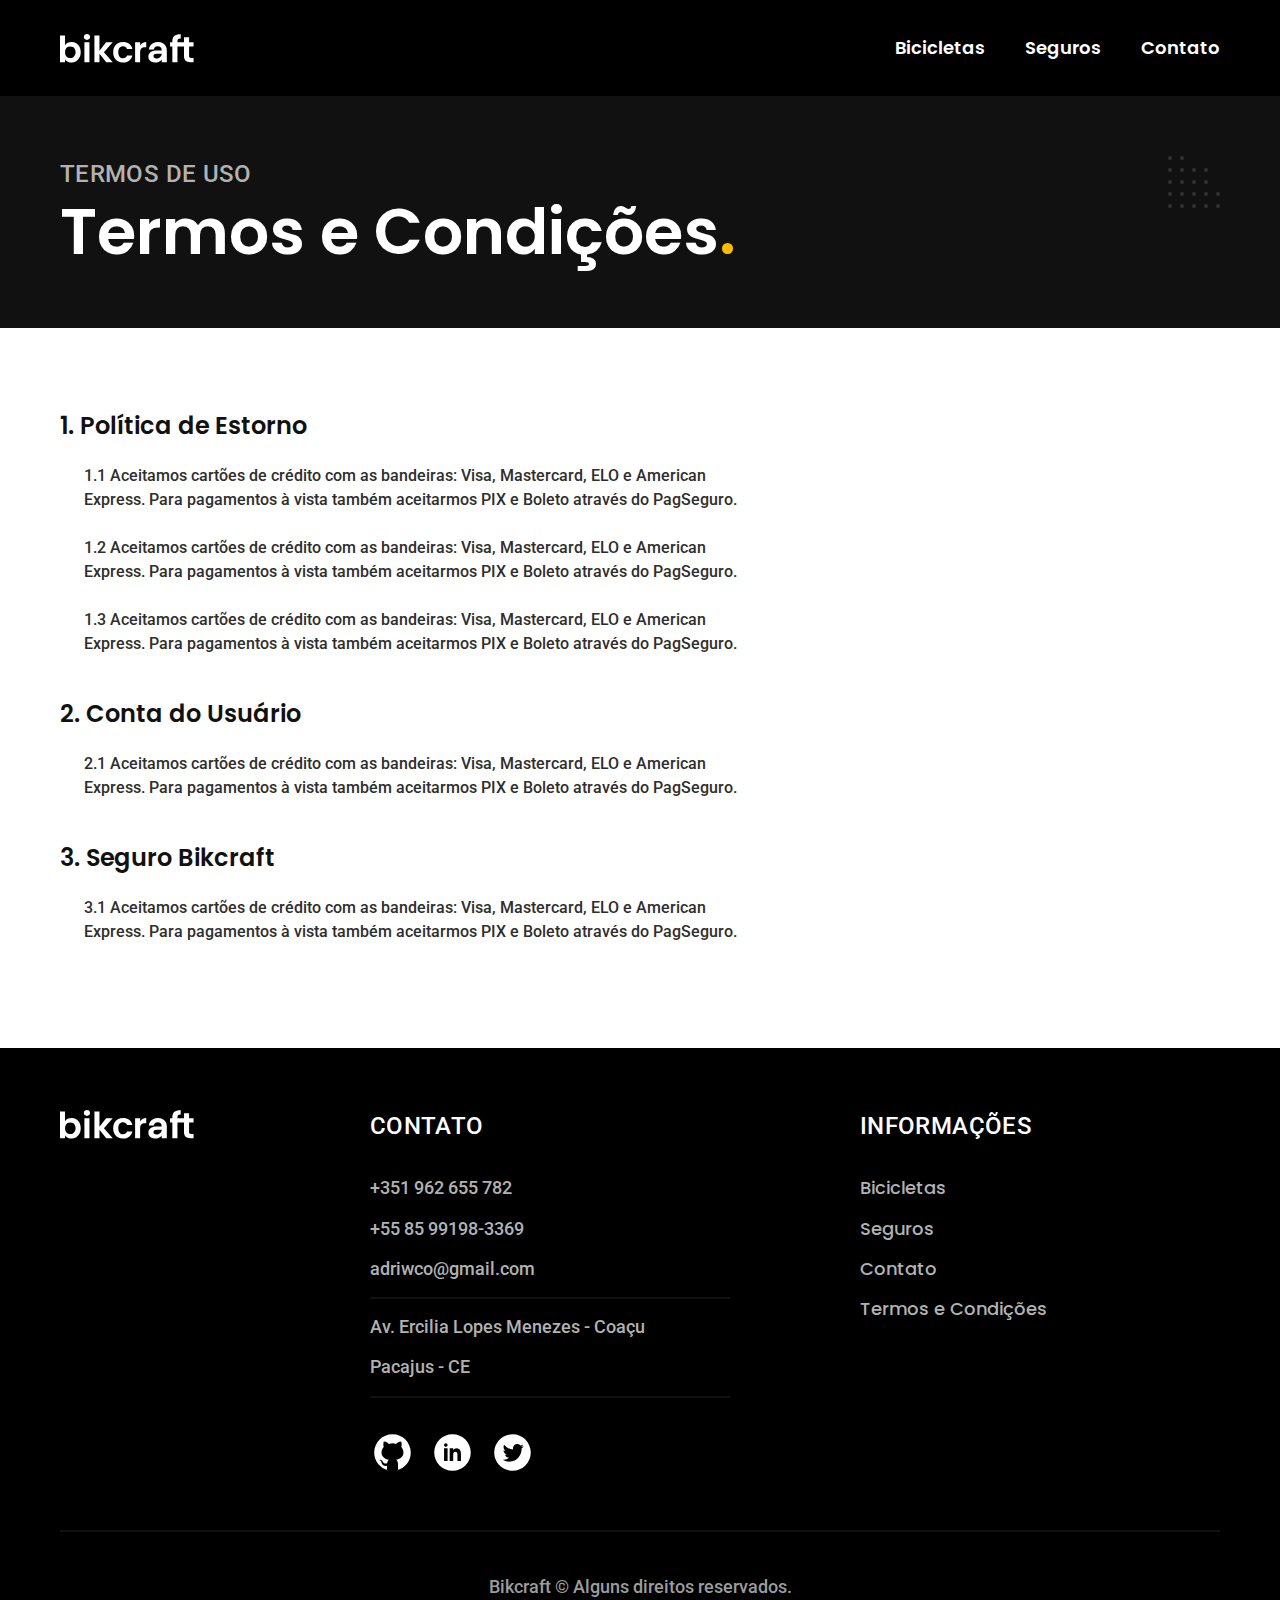
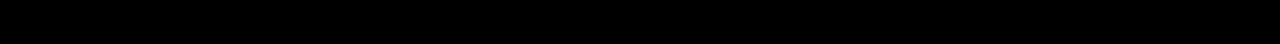
<file: pages/termos.html>
<!DOCTYPE html>
<html lang="pt-br">

<head>
  <meta charset="UTF-8">
  <meta http-equiv="X-UA-Compatible" content="IE=edge">
  <meta name="viewport" content="width=device-width, initial-scale=1.0">
  <title>Termos e Condições | Bikcraft</title>
  <meta name="description" content="Termos e Condições">
  <link rel="icon" href="../img/favicon.svg" type="image/svg+xml">
  <link rel="preload" href="../css/style.min.css" as="style">
  <link rel="stylesheet" href="../css/style.min.css">
  <link rel="preconnect" href="https://fonts.googleapis.com">
  <link rel="preconnect" href="https://fonts.gstatic.com" crossorigin>
  <link href="https://fonts.googleapis.com/css2?family=Merriweather:ital,wght@1,900&family=Poppins:wght@400;600&family=Roboto:wght@400;500&display=swap" rel="stylesheet">
  <script>document.documentElement.classList.add('js');</script>
</head>

<body id="termos">
  <header class="header-bg">
    <div class="header container">
      <a href="../index.html"><img src="../img/bikcraft.svg" width="136" height="32" alt="Bikcraft"></a>
      <nav aria-label="primaria">
        <ul class="header-menu font-1-m cor-0">
          <li><a href="./bicicletas.html">Bicicletas</a></li>
          <li><a href="./seguros.html">Seguros</a></li>
          <li><a href="./contato.html">Contato</a></li>
        </ul>
      </nav>
    </div>
  </header>

  <main>
    <div class="titulo-bg">
      <div class="titulo container fadeInDown" data-anime="200">
        <p class="font-2-l-b cor-5">Termos de uso</p>
        <h1 class="font-1-xxl cor-0">Termos e Condições<span class="cor-p1">.</span></h1>
      </div>
    </div>

    <div class="termos font-2-s cor-10 container fadeInDown" data-anime="400">
      <h2 class="font-1-l cor-11">1. Política de Estorno</h2>
      <p>1.1 Aceitamos cartões de crédito com as bandeiras: Visa, Mastercard, ELO e American Express. Para pagamentos à vista também aceitarmos PIX e Boleto através do PagSeguro.</p>
      <p>1.2 Aceitamos cartões de crédito com as bandeiras: Visa, Mastercard, ELO e American Express. Para pagamentos à vista também aceitarmos PIX e Boleto através do PagSeguro.</p>
      <p>1.3 Aceitamos cartões de crédito com as bandeiras: Visa, Mastercard, ELO e American Express. Para pagamentos à vista também aceitarmos PIX e Boleto através do PagSeguro.</p>
      <h2 class="font-1-l cor-11">2. Conta do Usuário</h2>
      <p>2.1 Aceitamos cartões de crédito com as bandeiras: Visa, Mastercard, ELO e American Express. Para pagamentos à vista também aceitarmos PIX e Boleto através do PagSeguro.</p>
      <h2 class="font-1-l cor-11">3. Seguro Bikcraft</h2>
      <p>3.1 Aceitamos cartões de crédito com as bandeiras: Visa, Mastercard, ELO e American Express. Para pagamentos à vista também aceitarmos PIX e Boleto através do PagSeguro.</p>
    </div>
  </main>

  <footer class="footer-bg">
    <div class="footer container">
      <a href="../index.html"><img src="../img/bikcraft.svg" width="136" height="32" alt="Bikcraft"></a>
      <div class="footer-contato">
        <h3 class="font-2-l-b cor-0">Contato</h3>
        <ul class="font-2-m cor-5">
          <li><a href="tel:+351962655782">+351 962 655 782</a></li>
          <li><a href="tel:+5585991983369">+55 85 99198-3369</a></li>
          <li><a href="mailto:adriwco@gmail.com">adriwco@gmail.com</a></li>
          <li>Av. Ercilia Lopes Menezes - Coaçu</li>
          <li>Pacajus - CE</li>
        </ul>
        <div class="footer-redes">
          <a href="https://github.com/adriwco">
            <img src="../img/rede-sociais/github.svg" width="45" height="45" alt="GitHub">
          </a>
          <a href="https://www.linkedin.com/in/adriweverton">
            <img src="../img/rede-sociais/linkedin.svg" width="45" height="45" alt="Linkedin">
          </a>
          <a href="https://twitter.com/adriwco">
            <img src="../img/rede-sociais/twitter.svg" width="45" height="45" alt="Twitter">
          </a>
        </div>
      </div>
      <div class="footer-informacoes">
        <h3 class="font-2-l-b cor-0">INFORMAÇÕES</h3>
        <nav>
          <ul class="font-1-m cor-5">
            <li><a href="./bicicletas.html">Bicicletas</a></li>
            <li><a href="./seguros.html">Seguros</a></li>
            <li><a href="./contato.html">Contato</a></li>
            <li><a href="./termos.html">Termos e Condições</a></li>
          </ul>
        </nav>
      </div>
      <p class="footer-copy font-2-m cor-6">Bikcraft © Alguns direitos reservados.</p>
    </div>
  </footer>
  <script src="../js/plugins/simple-anime.js"></script>
  <script src="../js/script.js"></script>
</body>

</html>
</file>
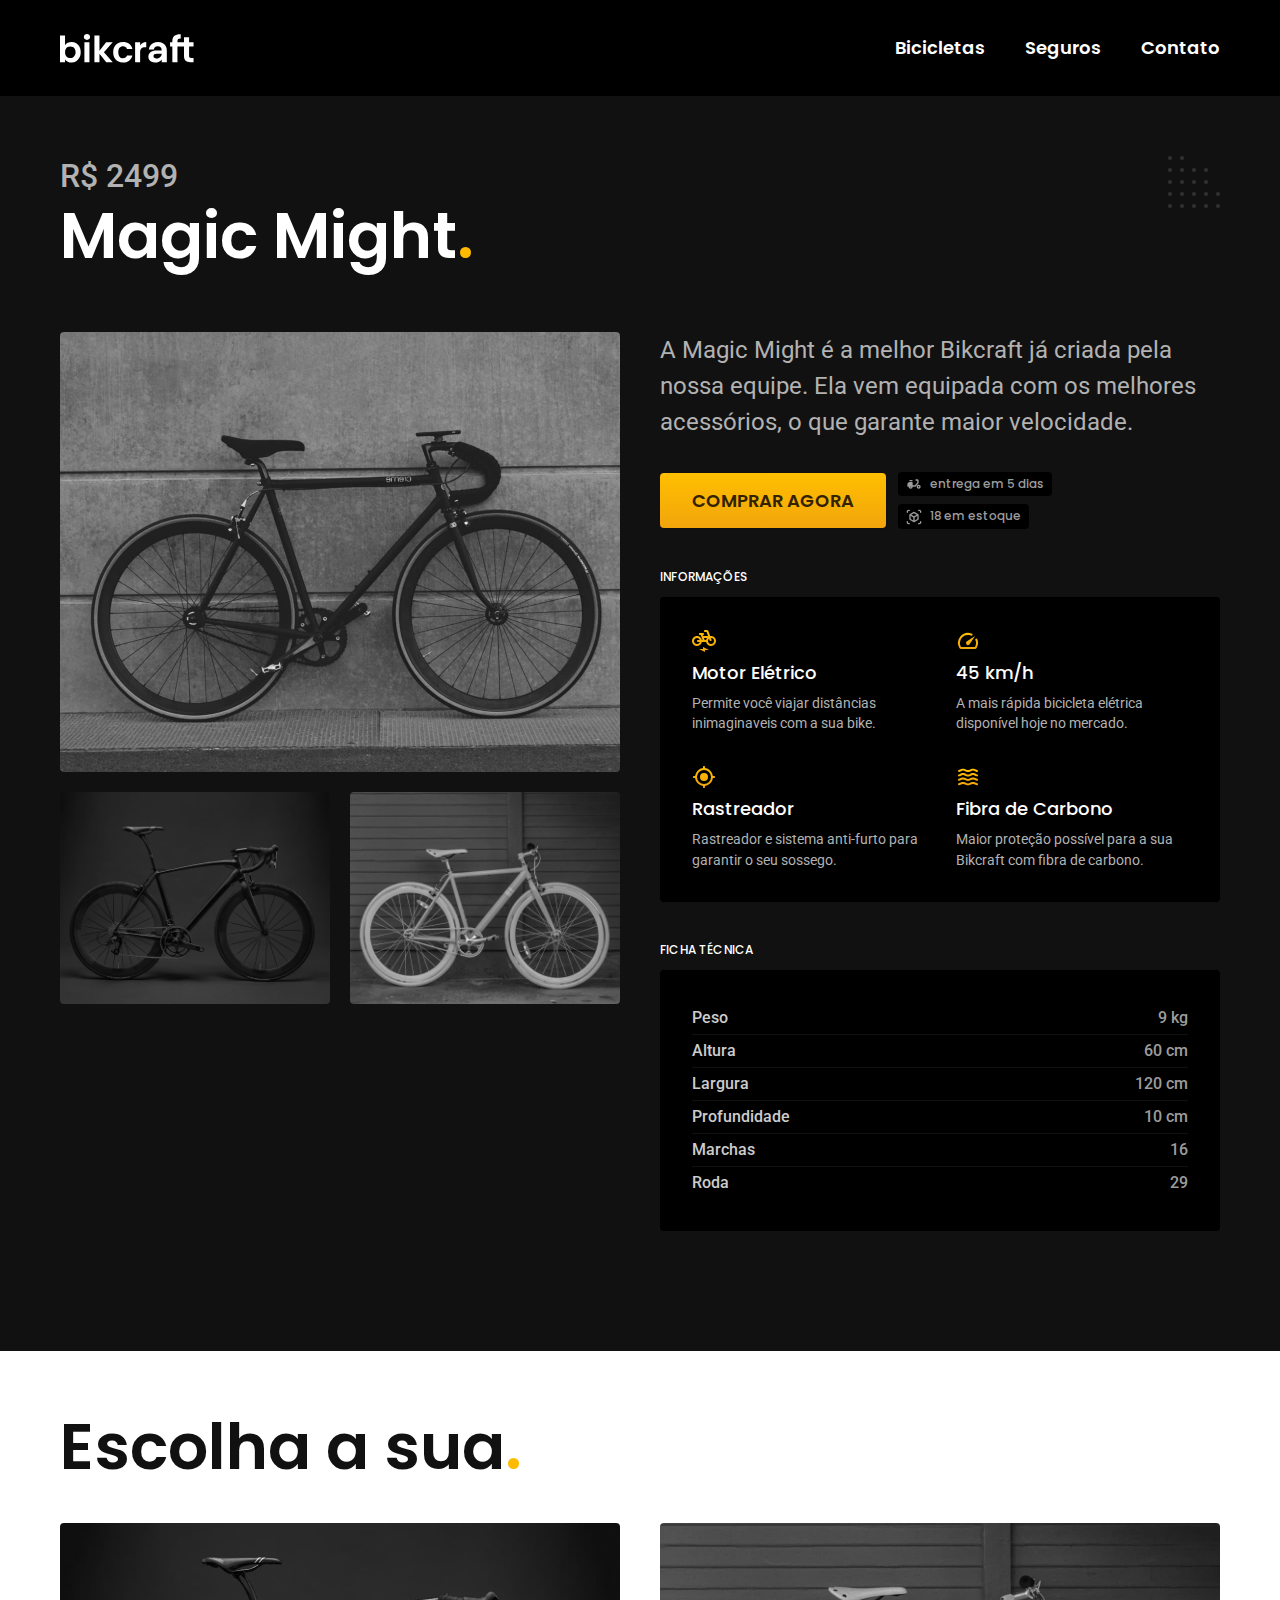
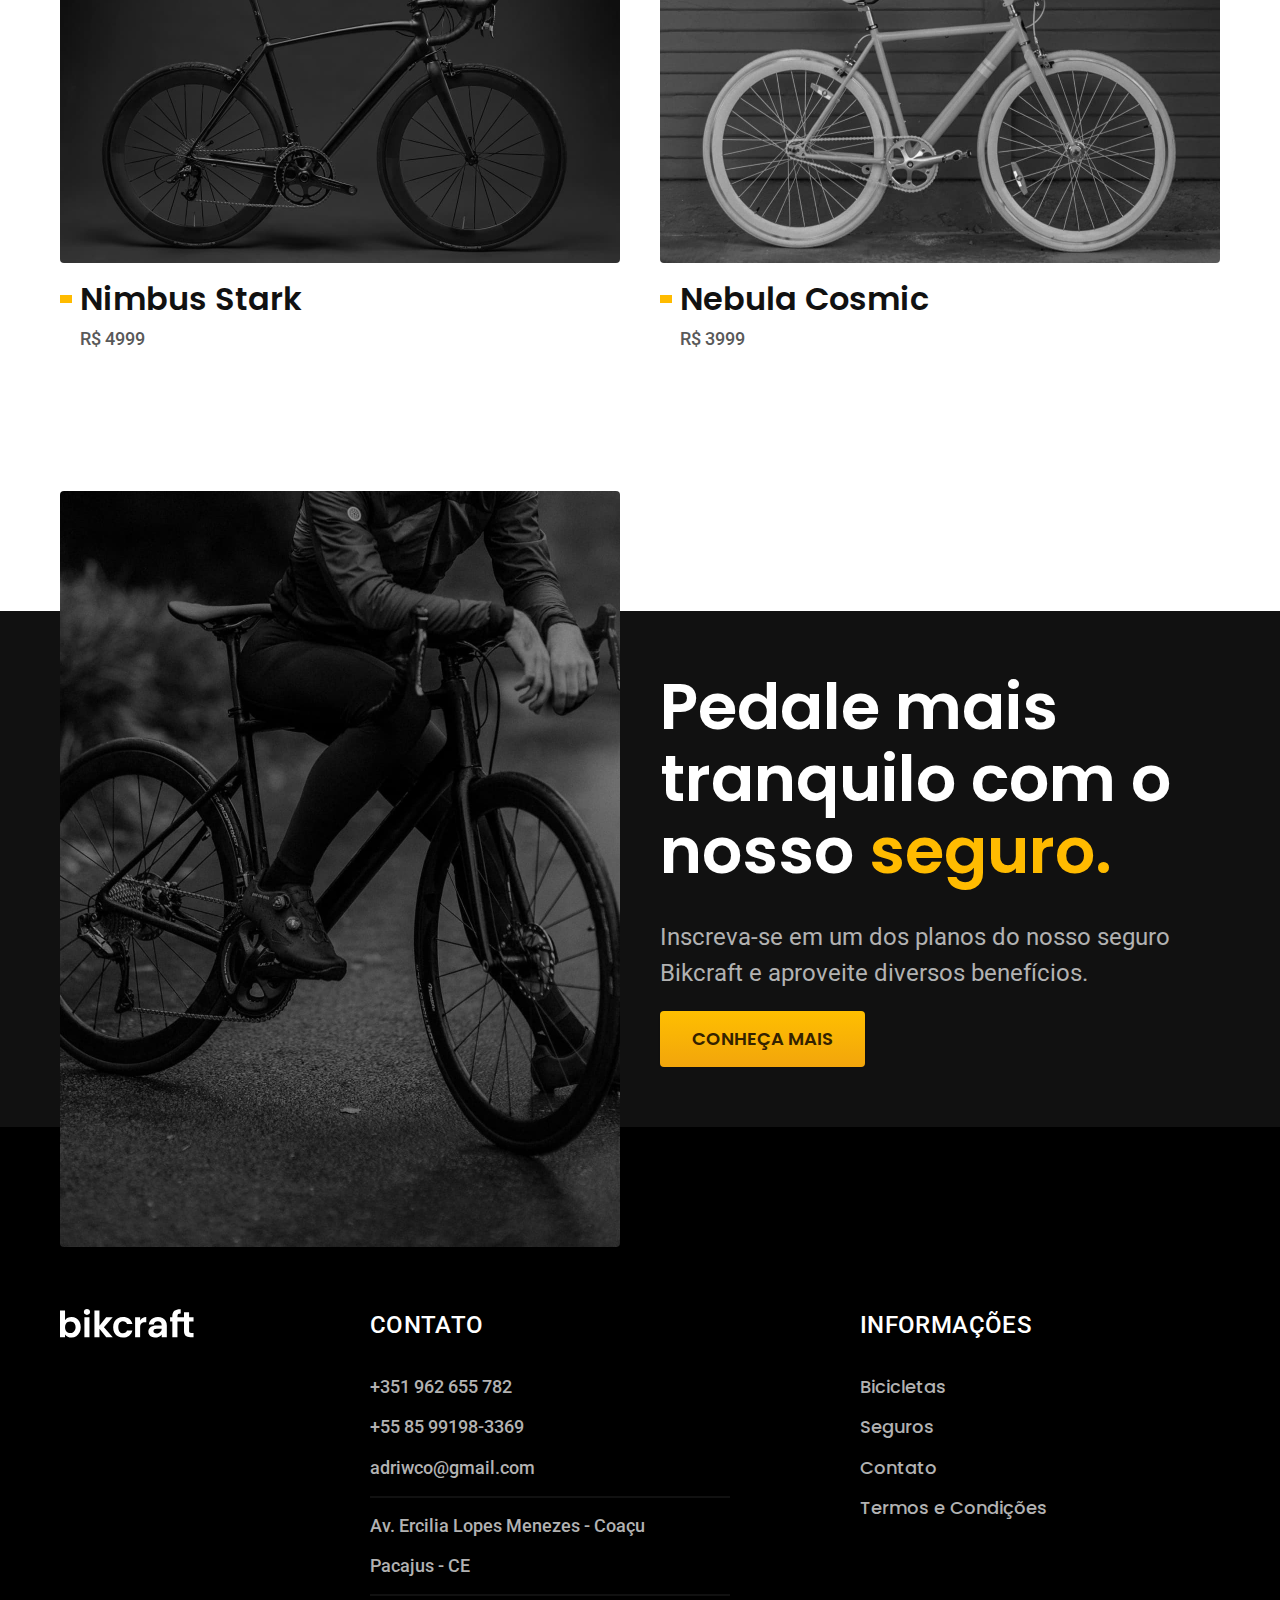
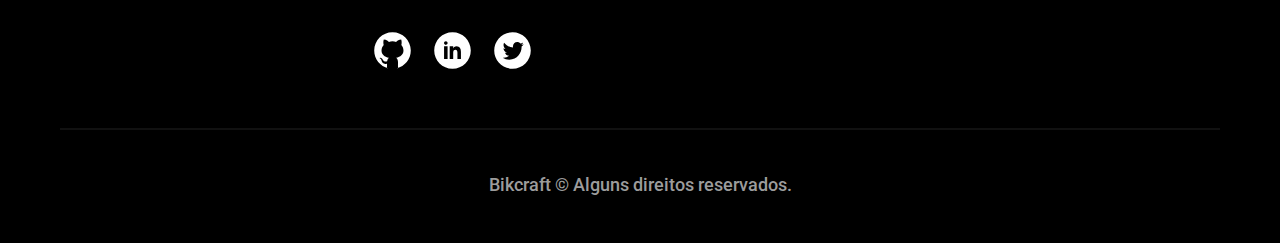
<file: pages/bicicletas/magic.html>
<!DOCTYPE html>
<html lang="pt-br">

<head>
  <meta charset="UTF-8">
  <meta http-equiv="X-UA-Compatible" content="IE=edge">
  <meta name="viewport" content="width=device-width, initial-scale=1.0">
  <title>Magic | Bikcraft</title>
  <meta name="description" content="Termos e Condições">
  <link rel="icon" href="../../img/favicon.svg" type="image/svg+xml">
  <link rel="preload" href="../../css/style.min.css" as="style">
  <link rel="stylesheet" href="../../css/style.min.css">
  <link rel="preconnect" href="https://fonts.googleapis.com">
  <link rel="preconnect" href="https://fonts.gstatic.com" crossorigin>
  <link href="https://fonts.googleapis.com/css2?family=Merriweather:ital,wght@1,900&family=Poppins:wght@400;600&family=Roboto:wght@400;500&display=swap" rel="stylesheet">
  <script>document.documentElement.classList.add('js');</script>
</head>

<body id="bicicleta">
  <header class="header-bg">
    <div class="header container">
      <a href="../../index.html"><img src="../../img/bikcraft.svg" width="136" height="32" alt="Bikcraft"></a>
      <nav aria-label="primaria">
        <ul class="header-menu font-1-m cor-0">
          <li><a href="./../bicicletas.html">Bicicletas</a></li>
          <li><a href="./../seguros.html">Seguros</a></li>
          <li><a href="./../contato.html">Contato</a></li>
        </ul>
      </nav>
    </div>
  </header>

  <main class="titulo-bg">
    <div class="titulo container">
      <p class="font-2-xl cor-5">R$ 2499</p>
      <h1 class="font-1-xxl cor-0">Magic Might<span class="cor-p1">.</span></h1>
    </div>
    <div class="bicicleta container">
      <div class="bicicleta-imagens">
        <img src="../../img/bicicleta/nimbus2.jpg" width="1120" height="880" alt="nimbus preta e branca">
        <img src="../../img/bicicleta/nimbus1.jpg" width="1120" height="880" alt="nimbus preta">
        <img src="../../img/bicicleta/nimbus3.jpg" width="1120" height="880" alt="nimbus branca">
      </div>
      <div class="bicicleta-conteudo">
        <p class="font-2-l cor-5">A Magic Might é a melhor Bikcraft já criada pela nossa equipe. Ela vem equipada com os melhores acessórios, o que garante maior velocidade.</p>
        <div class="bicicleta-comprar">
          <a class="botao" href="../orcamento.html?tipo=bikcraft&produto=magic">Comprar Agora</a>
          <span class="font-1-xs cor-6"><img src="../../img/icones/entrega.svg" width="16" height="16" alt="">entrega em 5 dias</span>
          <span class="font-1-xs cor-6"><img src="../../img/icones/estoque.svg" width="16" height="16" alt="">18 em estoque</span>
        </div>
        <h2 class="font-1-xs cor-0">Informações</h2>
        <ul class="bicicleta-informacoes">
          <li>
            <img src="../../img/icones/eletrica.svg" width="32" height="32" alt="">
            <h3 class="font-1-m cor-0">Motor Elétrico</h3>
            <p class="font-2-xs cor-5">Permite você viajar distâncias inimaginaveis com a sua bike.</p>
          </li>
          <li>
            <img src="../../img/icones/velocidade.svg" width="32" height="32" alt="">
            <h3 class="font-1-m cor-0">45 km/h</h3>
            <p class="font-2-xs cor-5">A mais rápida bicicleta elétrica disponível hoje no mercado.</p>
          </li>
          <li>
            <img src="../../img/icones/rastreador.svg" width="32" height="32" alt="">
            <h3 class="font-1-m cor-0">Rastreador</h3>
            <p class="font-2-xs cor-5">Rastreador e sistema anti-furto para garantir o seu sossego.</p>
          </li>
          <li>
            <img src="../../img/icones/carbono.svg" width="32" height="32" alt="">
            <h3 class="font-1-m cor-0">Fibra de Carbono</h3>
            <p class="font-2-xs cor-5">Maior proteção possível para a sua Bikcraft com fibra de carbono.</p>
          </li>
        </ul>
        <h2 class="font-1-xs cor-0">Ficha técnica</h2>
        <ul class="bicicleta-ficha font-2-s cor-4">
          <li>Peso <span>9 kg</span></li>
          <li>Altura <span>60 cm</span></li>
          <li>Largura <span>120 cm</span></li>
          <li>Profundidade <span>10 cm</span></li>
          <li>Marchas <span>16</span></li>
          <li>Roda <span>29</span></li>
        </ul>
      </div>
    </div>
  </main>

  <article class="bicicletas-lista container">
    <h2 class="font-1-xxl">Escolha a sua<span class="cor-p1">.</span></h2>
    <ul>
      <li>
        <a href="./nimbus.html">
          <img src="../../img/bicicletas/nimbus.jpg" width="1120" height="680" alt="Bicicleta preta">
          <h3 class="font-1-xl">Nimbus Stark</h3>
          <span class="font-2-m cor-8">R$ 4999</span>
        </a>
      </li>
      <li>
        <a href="./nebula.html">
          <img src="../../img/bicicletas/nebula.jpg" width="1120" height="680" alt="Bicicleta cinza">
          <h3 class="font-1-xl">Nebula Cosmic</h3>
          <span class="font-2-m cor-8">R$ 3999</span>
        </a>
      </li>
    </ul>
  </article>

  <article class="seguro-bg">
    <div class="seguro container">
      <div class="seguro-imagem">
        <img src="../../img/fotos/seguros.jpg" alt="Pessoa parada em cima de uma bicileta.">
      </div>
      <div class="seguro-conteudo">
        <h2 class="font-1-xxl cor-0">Pedale mais tranquilo com o nosso <span class="cor-p1">seguro.</span></h2>
        <p class="font-2-l cor-5">Inscreva-se em um dos planos do nosso seguro Bikcraft e aproveite diversos benefícios.</p>
        <a class="botao" href="../seguros.html">conheça mais</a>
      </div>
    </div>
  </article>

  <footer class="footer-bg">
    <div class="footer container">
      <a href="../../index.html"><img src="../../img/bikcraft.svg" width="136" height="32" alt="Bikcraft"></a>
      <div class="footer-contato">
        <h3 class="font-2-l-b cor-0">Contato</h3>
        <ul class="font-2-m cor-5">
          <li><a href="tel:+351962655782">+351 962 655 782</a></li>
          <li><a href="tel:+5585991983369">+55 85 99198-3369</a></li>
          <li><a href="mailto:adriwco@gmail.com">adriwco@gmail.com</a></li>
          <li>Av. Ercilia Lopes Menezes - Coaçu</li>
          <li>Pacajus - CE</li>
        </ul>
        <div class="footer-redes">
          <a href="https://github.com/adriwco">
            <img src="../../img/rede-sociais/github.svg" width="45" height="45" alt="GitHub">
          </a>
          <a href="https://www.linkedin.com/in/adriweverton">
            <img src="../../img/rede-sociais/linkedin.svg" width="45" height="45" alt="Linkedin">
          </a>
          <a href="https://twitter.com/adriwco">
            <img src="../../img/rede-sociais/twitter.svg" width="45" height="45" alt="Twitter">
          </a>
        </div>
      </div>
      <div class="footer-informacoes">
        <h3 class="font-2-l-b cor-0">INFORMAÇÕES</h3>
        <nav>
          <ul class="font-1-m cor-5">
            <li><a href="./../bicicletas.html">Bicicletas</a></li>
            <li><a href="./../seguros.html">Seguros</a></li>
            <li><a href="./../contato.html">Contato</a></li>
            <li><a href="./../termos.html">Termos e Condições</a></li>
          </ul>
        </nav>
      </div>
      <p class="footer-copy font-2-m cor-6">Bikcraft © Alguns direitos reservados.</p>
    </div>
  </footer>
  <script src="../../js/script.js"></script>
</body>

</html>
</file>
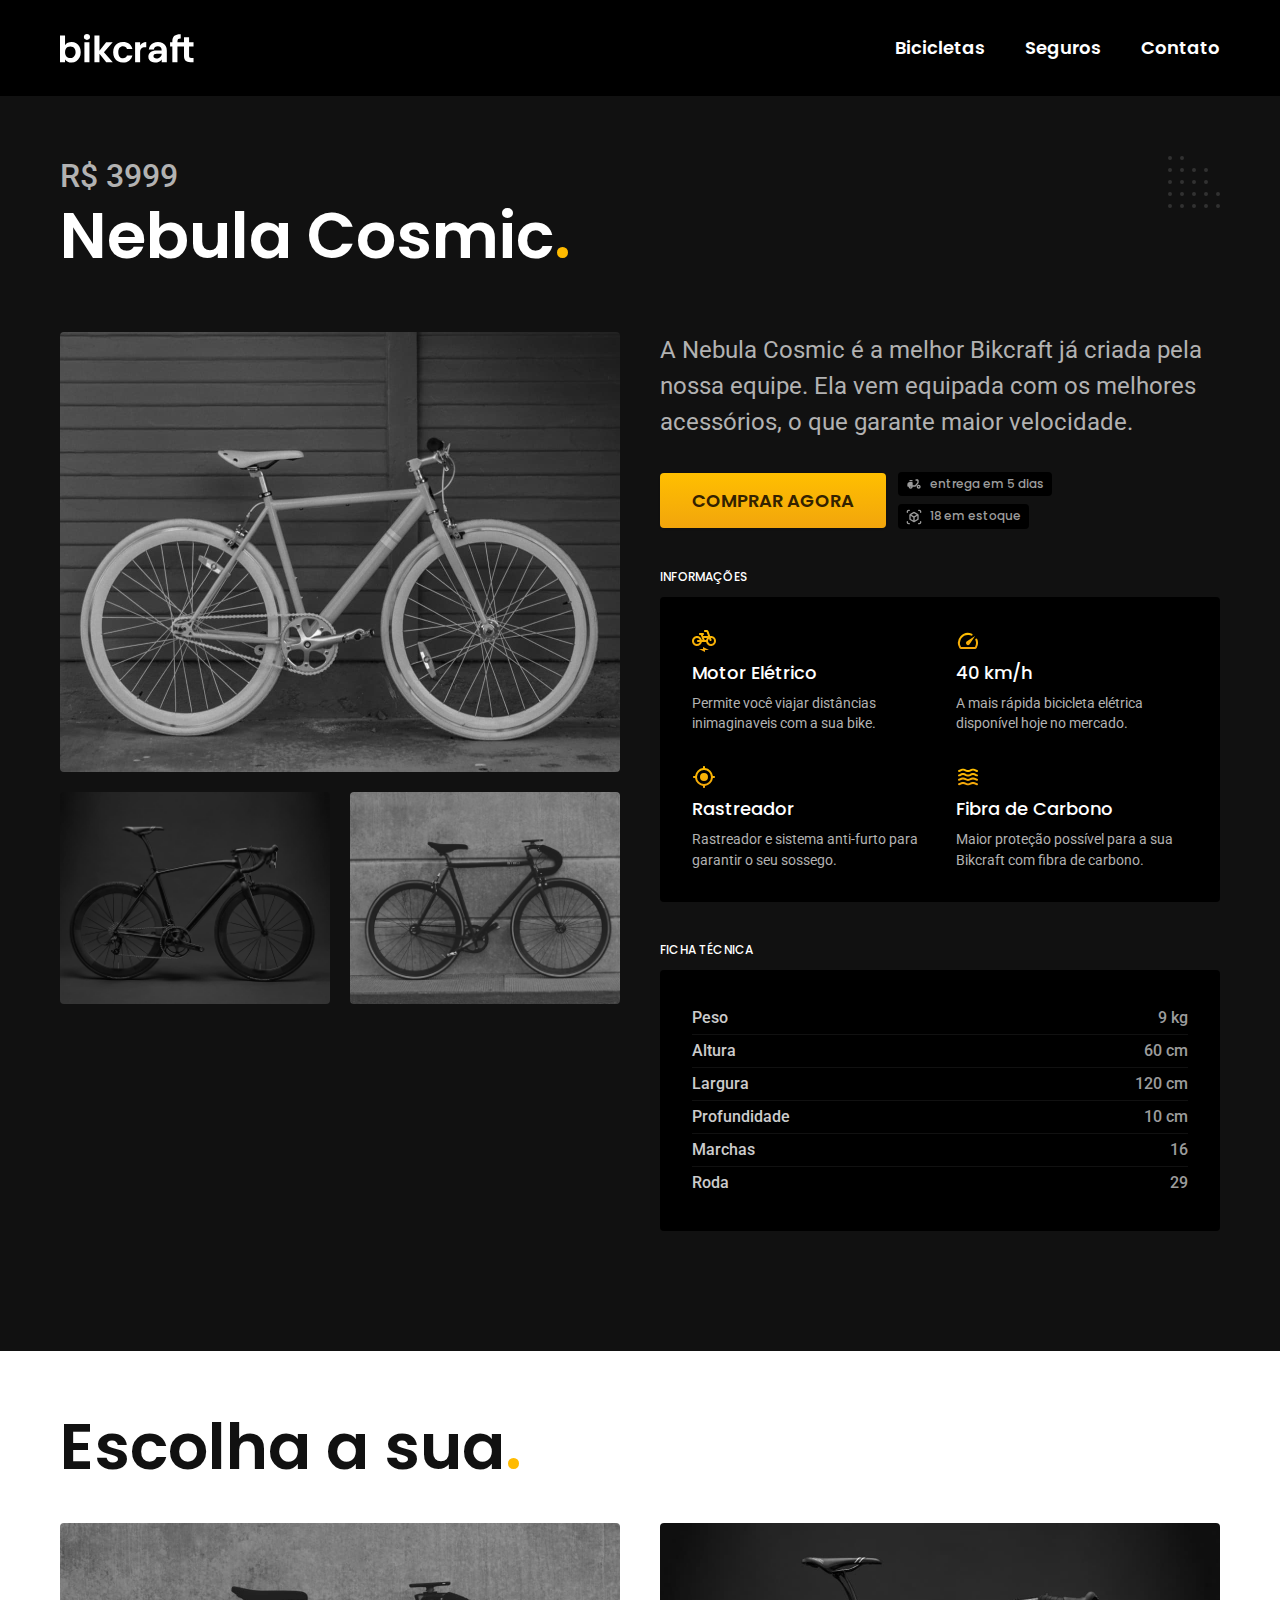
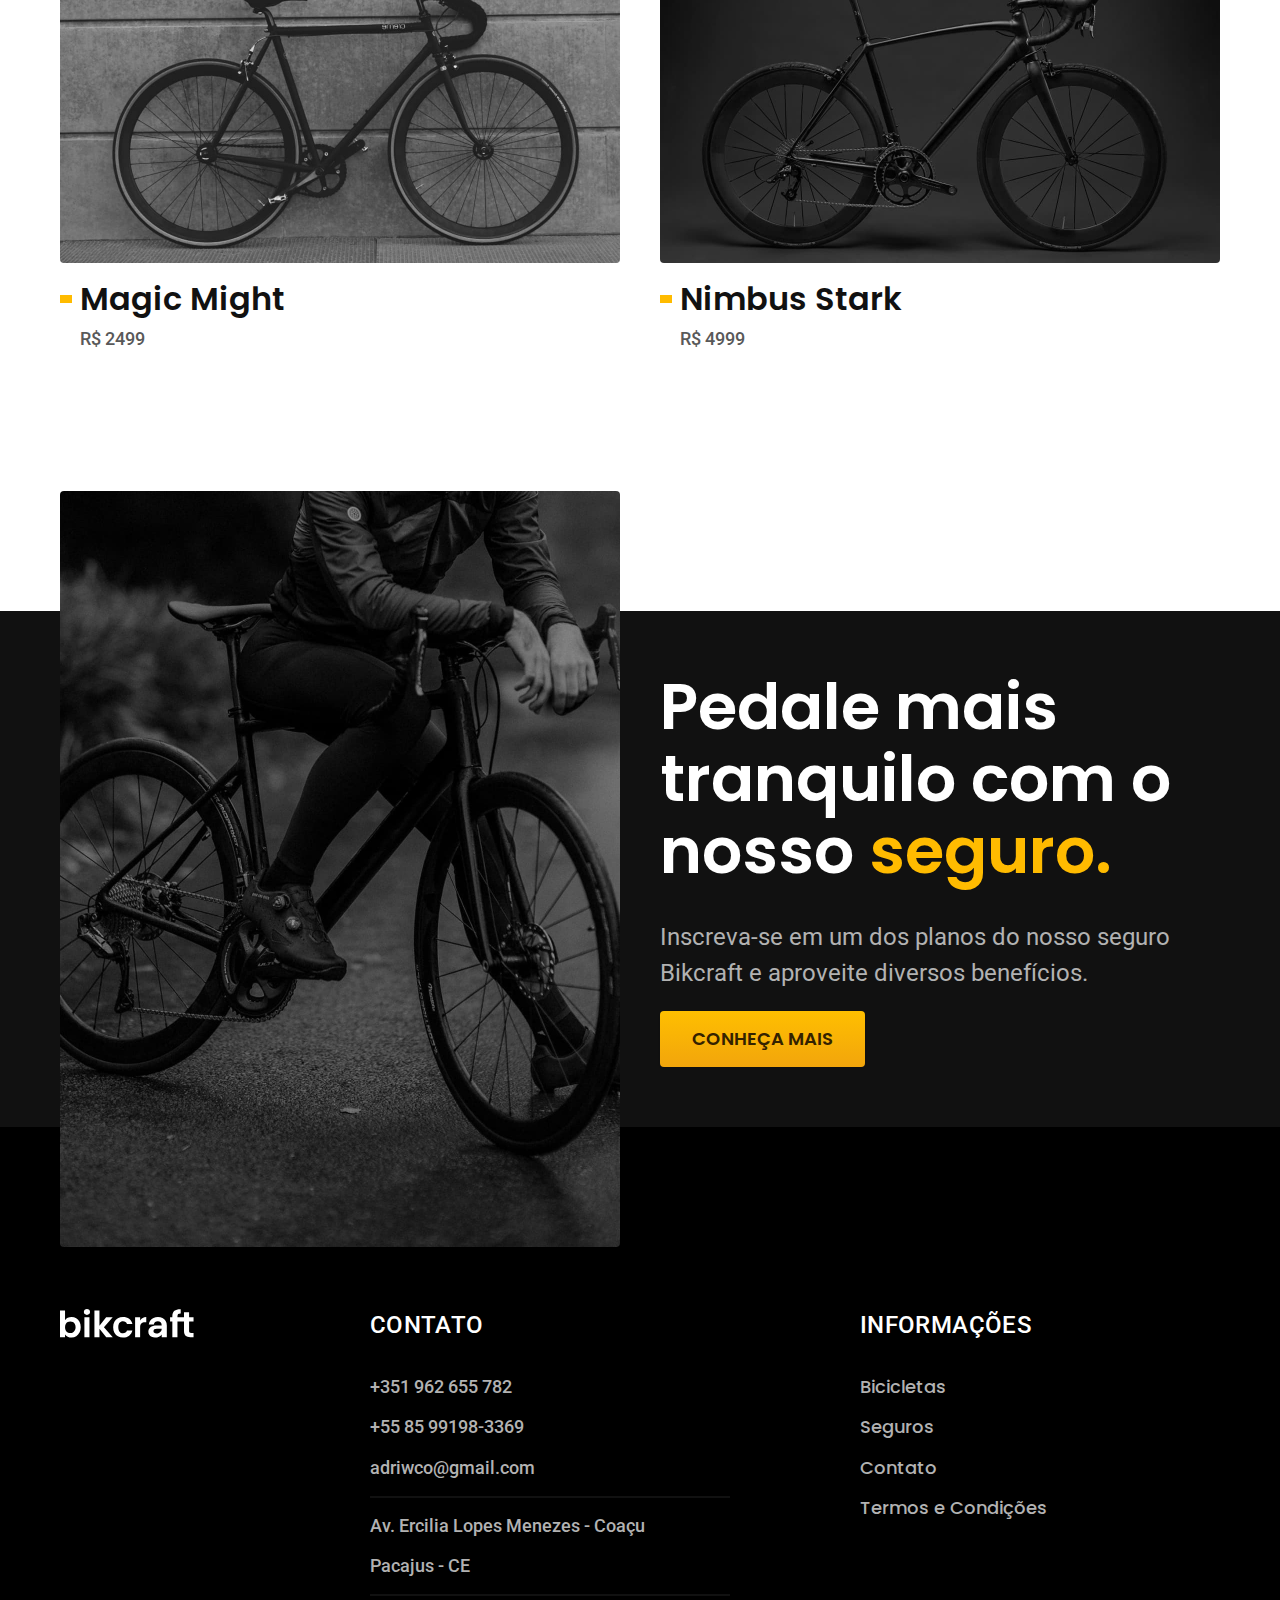
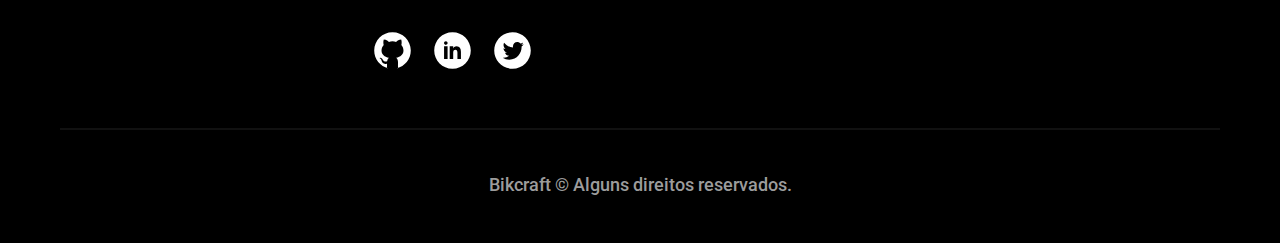
<file: pages/bicicletas/nebula.html>
<!DOCTYPE html>
<html lang="pt-br">

<head>
  <meta charset="UTF-8">
  <meta http-equiv="X-UA-Compatible" content="IE=edge">
  <meta name="viewport" content="width=device-width, initial-scale=1.0">
  <title>Nebula | Bikcraft</title>
  <meta name="description" content="Termos e Condições">
  <link rel="icon" href="../../img/favicon.svg" type="image/svg+xml">
  <link rel="preload" href="../../css/style.min.css" as="style">
  <link rel="stylesheet" href="../../css/style.min.css">
  <link rel="preconnect" href="https://fonts.googleapis.com">
  <link rel="preconnect" href="https://fonts.gstatic.com" crossorigin>
  <link href="https://fonts.googleapis.com/css2?family=Merriweather:ital,wght@1,900&family=Poppins:wght@400;600&family=Roboto:wght@400;500&display=swap" rel="stylesheet">
  <script>document.documentElement.classList.add('js');</script>
</head>

<body id="bicicleta">
  <header class="header-bg">
    <div class="header container">
      <a href="../../index.html"><img src="../../img/bikcraft.svg" width="136" height="32" alt="Bikcraft"></a>
      <nav aria-label="primaria">
        <ul class="header-menu font-1-m cor-0">
          <li><a href="./../bicicletas.html">Bicicletas</a></li>
          <li><a href="./../seguros.html">Seguros</a></li>
          <li><a href="./../contato.html">Contato</a></li>
        </ul>
      </nav>
    </div>
  </header>

  <main class="titulo-bg">
    <div class="titulo container">
      <p class="font-2-xl cor-5">R$ 3999</p>
      <h1 class="font-1-xxl cor-0">Nebula Cosmic<span class="cor-p1">.</span></h1>
    </div>
    <div class="bicicleta container">
      <div class="bicicleta-imagens">
        <img src="../../img/bicicleta/nimbus3.jpg" width="1120" height="880" alt="nimbus branca">
        <img src="../../img/bicicleta/nimbus1.jpg" width="1120" height="880" alt="nimbus preta">
        <img src="../../img/bicicleta/nimbus2.jpg" width="1120" height="880" alt="nimbus preta e branca">
      </div>
      <div class="bicicleta-conteudo">
        <p class="font-2-l cor-5">A Nebula Cosmic é a melhor Bikcraft já criada pela nossa equipe. Ela vem equipada com os melhores acessórios, o que garante maior velocidade.</p>
        <div class="bicicleta-comprar">
          <a class="botao" href="../orcamento.html?tipo=bikcraft&produto=nebula">Comprar Agora</a>
          <span class="font-1-xs cor-6"><img src="../../img/icones/entrega.svg" width="16" height="16" alt="">entrega em 5 dias</span>
          <span class="font-1-xs cor-6"><img src="../../img/icones/estoque.svg" width="16" height="16" alt="">18 em estoque</span>
        </div>
        <h2 class="font-1-xs cor-0">Informações</h2>
        <ul class="bicicleta-informacoes">
          <li>
            <img src="../../img/icones/eletrica.svg" width="32" height="32" alt="">
            <h3 class="font-1-m cor-0">Motor Elétrico</h3>
            <p class="font-2-xs cor-5">Permite você viajar distâncias inimaginaveis com a sua bike.</p>
          </li>
          <li>
            <img src="../../img/icones/velocidade.svg" width="32" height="32" alt="">
            <h3 class="font-1-m cor-0">40 km/h</h3>
            <p class="font-2-xs cor-5">A mais rápida bicicleta elétrica disponível hoje no mercado.</p>
          </li>
          <li>
            <img src="../../img/icones/rastreador.svg" width="32" height="32" alt="">
            <h3 class="font-1-m cor-0">Rastreador</h3>
            <p class="font-2-xs cor-5">Rastreador e sistema anti-furto para garantir o seu sossego.</p>
          </li>
          <li>
            <img src="../../img/icones/carbono.svg" width="32" height="32" alt="">
            <h3 class="font-1-m cor-0">Fibra de Carbono</h3>
            <p class="font-2-xs cor-5">Maior proteção possível para a sua Bikcraft com fibra de carbono.</p>
          </li>
        </ul>
        <h2 class="font-1-xs cor-0">Ficha técnica</h2>
        <ul class="bicicleta-ficha font-2-s cor-4">
          <li>Peso <span>9 kg</span></li>
          <li>Altura <span>60 cm</span></li>
          <li>Largura <span>120 cm</span></li>
          <li>Profundidade <span>10 cm</span></li>
          <li>Marchas <span>16</span></li>
          <li>Roda <span>29</span></li>
        </ul>
      </div>
    </div>
  </main>

  <article class="bicicletas-lista container">
    <h2 class="font-1-xxl">Escolha a sua<span class="cor-p1">.</span></h2>
    <ul>
      <li>
        <a href="./magic.html">
          <img src="../../img/bicicletas/magic.jpg" width="1120" height="680" alt="Bicicleta preta e detalhe branco">
          <h3 class="font-1-xl">Magic Might</h3>
          <span class="font-2-m cor-8">R$ 2499</span>
        </a>
      </li>
      <li>
        <a href="./nimbus.html">
          <img src="../../img/bicicletas/nimbus.jpg" width="1120" height="680" alt="Bicicleta preta">
          <h3 class="font-1-xl">Nimbus Stark</h3>
          <span class="font-2-m cor-8">R$ 4999</span>
        </a>
      </li>
    </ul>
  </article>

  <article class="seguro-bg">
    <div class="seguro container">
      <div class="seguro-imagem">
        <img src="../../img/fotos/seguros.jpg" width="1360" height="1512" alt="Pessoa parada em cima de uma bicileta.">
      </div>
      <div class="seguro-conteudo">
        <h2 class="font-1-xxl cor-0">Pedale mais tranquilo com o nosso <span class="cor-p1">seguro.</span></h2>
        <p class="font-2-l cor-5">Inscreva-se em um dos planos do nosso seguro Bikcraft e aproveite diversos benefícios.</p>
        <a class="botao" href="../seguros.html">conheça mais</a>
      </div>
    </div>
  </article>

  <footer class="footer-bg">
    <div class="footer container">
      <a href="../../index.html"><img src="../../img/bikcraft.svg" width="136" height="32" alt="Bikcraft"></a>
      <div class="footer-contato">
        <h3 class="font-2-l-b cor-0">Contato</h3>
        <ul class="font-2-m cor-5">
          <li><a href="tel:+351962655782">+351 962 655 782</a></li>
          <li><a href="tel:+5585991983369">+55 85 99198-3369</a></li>
          <li><a href="mailto:adriwco@gmail.com">adriwco@gmail.com</a></li>
          <li>Av. Ercilia Lopes Menezes - Coaçu</li>
          <li>Pacajus - CE</li>
        </ul>
        <div class="footer-redes">
          <a href="https://github.com/adriwco">
            <img src="../../img/rede-sociais/github.svg" width="45" height="45" alt="GitHub">
          </a>
          <a href="https://www.linkedin.com/in/adriweverton">
            <img src="../../img/rede-sociais/linkedin.svg" width="45" height="45" alt="Linkedin">
          </a>
          <a href="https://twitter.com/adriwco">
            <img src="../../img/rede-sociais/twitter.svg" width="45" height="45" alt="Twitter">
          </a>
        </div>
      </div>
      <div class="footer-informacoes">
        <h3 class="font-2-l-b cor-0">INFORMAÇÕES</h3>
        <nav>
          <ul class="font-1-m cor-5">
            <li><a href="./../bicicletas.html">Bicicletas</a></li>
            <li><a href="./../seguros.html">Seguros</a></li>
            <li><a href="./../contato.html">Contato</a></li>
            <li><a href="./../termos.html">Termos e Condições</a></li>
          </ul>
        </nav>
      </div>
      <p class="footer-copy font-2-m cor-6">Bikcraft © Alguns direitos reservados.</p>
    </div>
  </footer>
  <script src="../../js/script.js"></script>
</body>

</html>
</file>
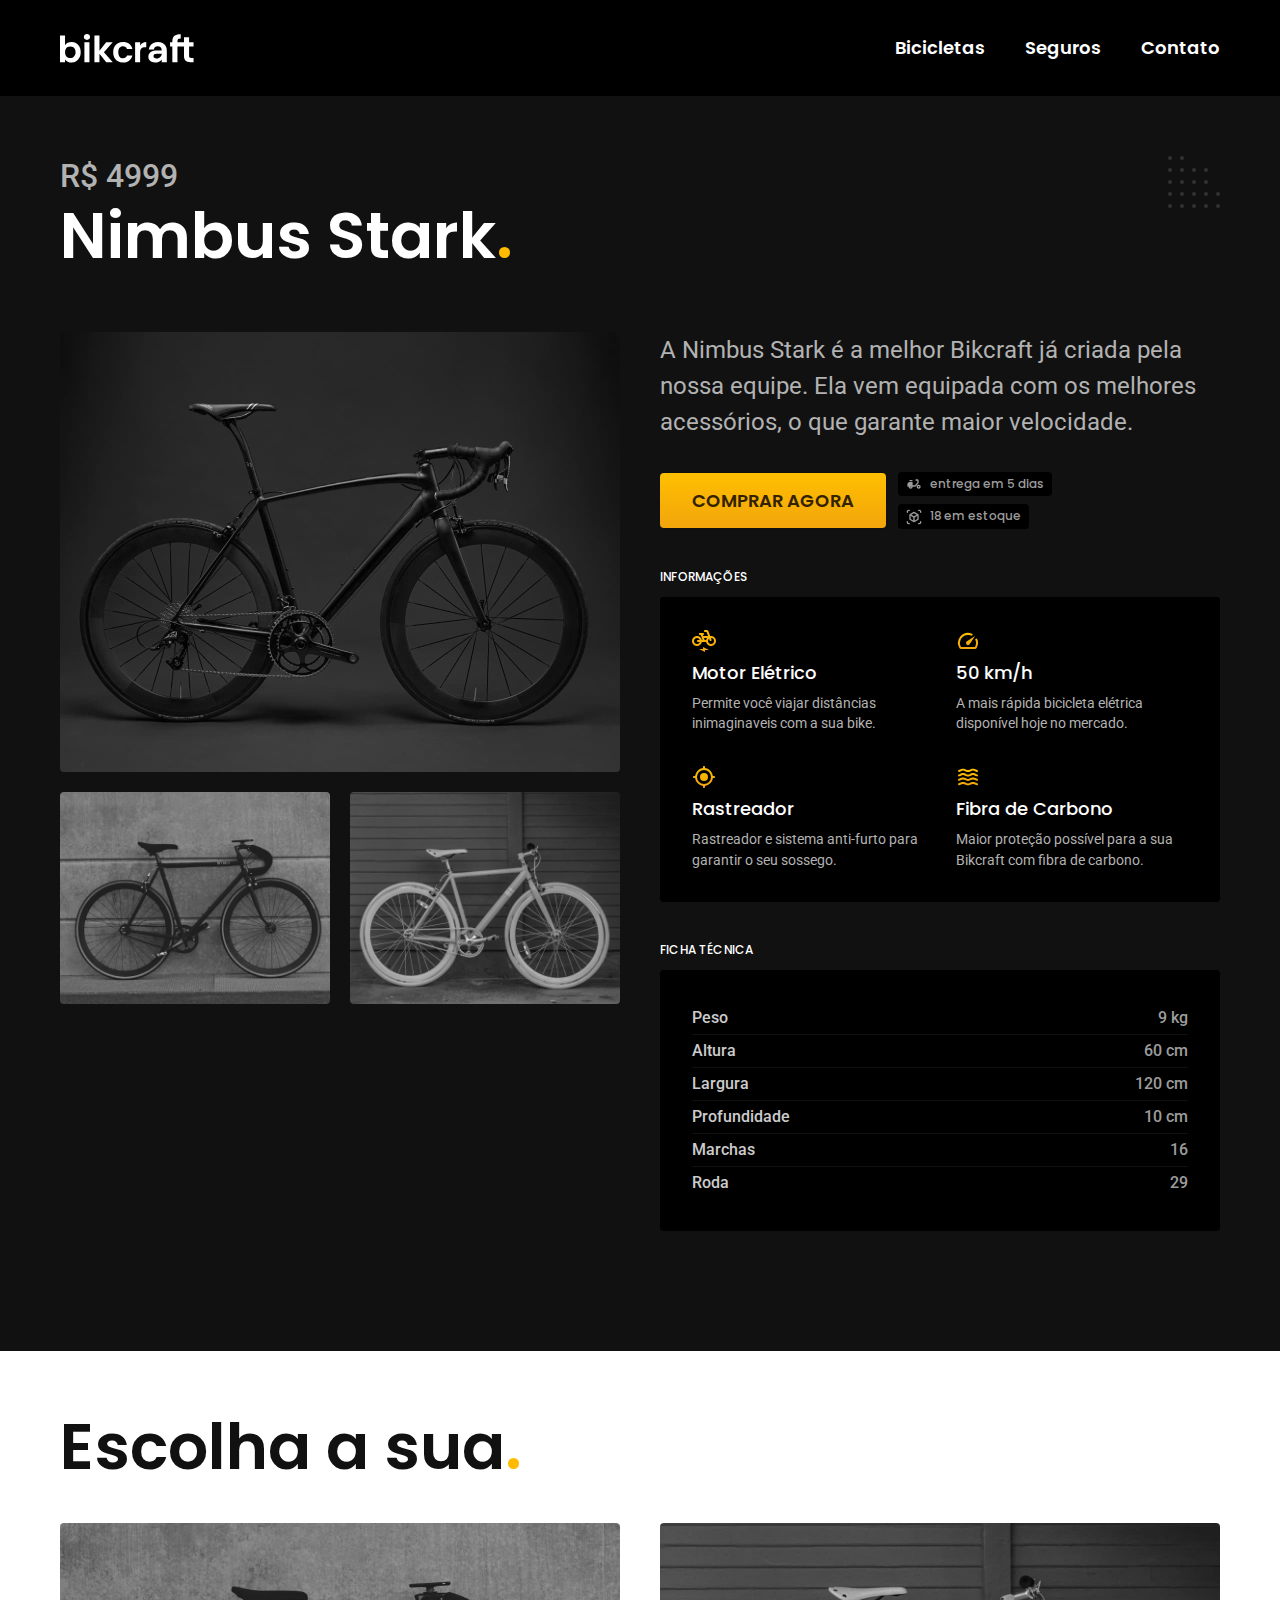
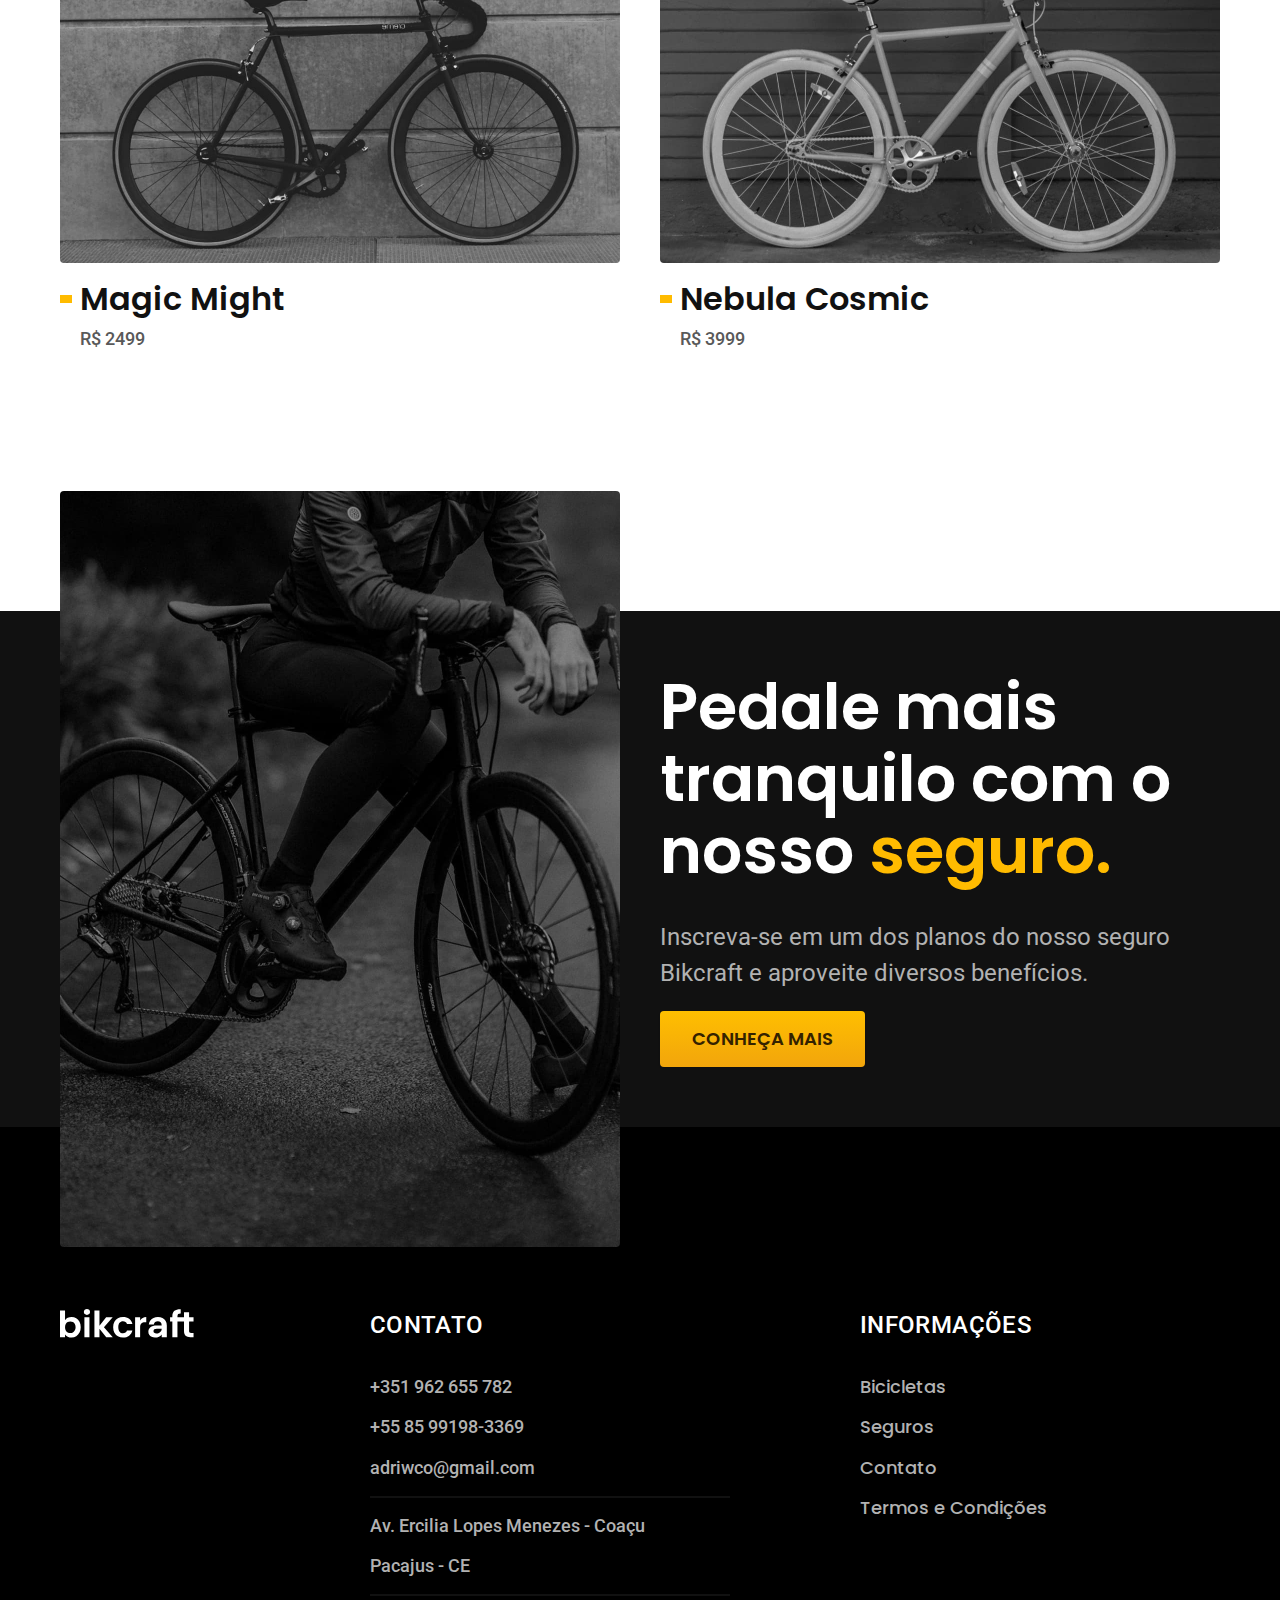
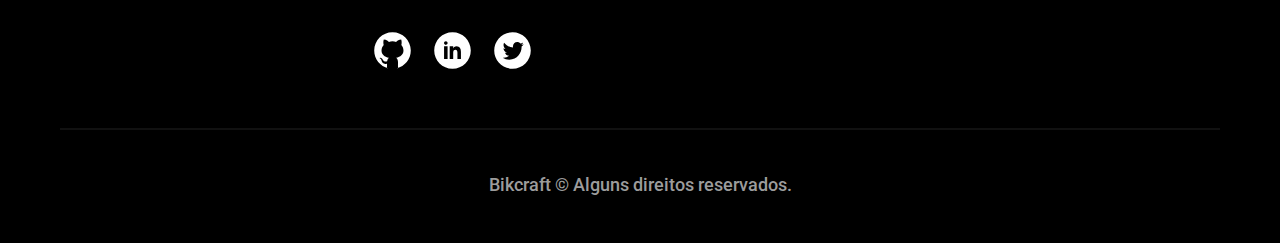
<file: pages/bicicletas/nimbus.html>
<!DOCTYPE html>
<html lang="pt-br">

<head>
  <meta charset="UTF-8">
  <meta http-equiv="X-UA-Compatible" content="IE=edge">
  <meta name="viewport" content="width=device-width, initial-scale=1.0">
  <title>Nimbus | Bikcraft</title>
  <meta name="description" content="Termos e Condições">
  <link rel="icon" href="../../img/favicon.svg" type="image/svg+xml">
  <link rel="preload" href="../../css/style.min.css" as="style">
  <link rel="stylesheet" href="../../css/style.min.css">
  <link rel="preconnect" href="https://fonts.googleapis.com">
  <link rel="preconnect" href="https://fonts.gstatic.com" crossorigin>
  <link href="https://fonts.googleapis.com/css2?family=Merriweather:ital,wght@1,900&family=Poppins:wght@400;600&family=Roboto:wght@400;500&display=swap" rel="stylesheet">
  <script>document.documentElement.classList.add('js');</script>
</head>

<body id="bicicleta">
  <header class="header-bg">
    <div class="header container">
      <a href="../../index.html"><img src="../../img/bikcraft.svg" width="136" height="32" alt="Bikcraft"></a>
      <nav aria-label="primaria">
        <ul class="header-menu font-1-m cor-0">
          <li><a href="./../bicicletas.html">Bicicletas</a></li>
          <li><a href="./../seguros.html">Seguros</a></li>
          <li><a href="./../contato.html">Contato</a></li>
        </ul>
      </nav>
    </div>
  </header>

  <main class="titulo-bg">
    <div class="titulo container">
      <p class="font-2-xl cor-5">R$ 4999</p>
      <h1 class="font-1-xxl cor-0">Nimbus Stark<span class="cor-p1">.</span></h1>
    </div>
    <div class="bicicleta container">
      <div class="bicicleta-imagens">
        <img src="../../img/bicicleta/nimbus1.jpg" width="1120" height="880" alt="nimbus preta">
        <img src="../../img/bicicleta/nimbus2.jpg" width="1120" height="880" alt="nimbus preta e branca">
        <img src="../../img/bicicleta/nimbus3.jpg" width="1120" height="880" alt="nimbus branca">
      </div>
      <div class="bicicleta-conteudo">
        <p class="font-2-l cor-5">A Nimbus Stark é a melhor Bikcraft já criada pela nossa equipe. Ela vem equipada com os melhores acessórios, o que garante maior velocidade.</p>
        <div class="bicicleta-comprar">
          <a class="botao" href="../orcamento.html?tipo=bikcraft&produto=nimbus">Comprar Agora</a>
          <span class="font-1-xs cor-6"><img src="../../img/icones/entrega.svg" width="16" height="16" alt="">entrega em 5 dias</span>
          <span class="font-1-xs cor-6"><img src="../../img/icones/estoque.svg" width="16" height="16" alt="">18 em estoque</span>
        </div>
        <h2 class="font-1-xs cor-0">Informações</h2>
        <ul class="bicicleta-informacoes">
          <li>
            <img src="../../img/icones/eletrica.svg" width="32" height="32" alt="">
            <h3 class="font-1-m cor-0">Motor Elétrico</h3>
            <p class="font-2-xs cor-5">Permite você viajar distâncias inimaginaveis com a sua bike.</p>
          </li>
          <li>
            <img src="../../img/icones/velocidade.svg" width="32" height="32" alt="">
            <h3 class="font-1-m cor-0">50 km/h</h3>
            <p class="font-2-xs cor-5">A mais rápida bicicleta elétrica disponível hoje no mercado.</p>
          </li>
          <li>
            <img src="../../img/icones/rastreador.svg" width="32" height="32" alt="">
            <h3 class="font-1-m cor-0">Rastreador</h3>
            <p class="font-2-xs cor-5">Rastreador e sistema anti-furto para garantir o seu sossego.</p>
          </li>
          <li>
            <img src="../../img/icones/carbono.svg" width="32" height="32" alt="">
            <h3 class="font-1-m cor-0">Fibra de Carbono</h3>
            <p class="font-2-xs cor-5">Maior proteção possível para a sua Bikcraft com fibra de carbono.</p>
          </li>
        </ul>
        <h2 class="font-1-xs cor-0">Ficha técnica</h2>
        <ul class="bicicleta-ficha font-2-s cor-4">
          <li>Peso <span>9 kg</span></li>
          <li>Altura <span>60 cm</span></li>
          <li>Largura <span>120 cm</span></li>
          <li>Profundidade <span>10 cm</span></li>
          <li>Marchas <span>16</span></li>
          <li>Roda <span>29</span></li>
        </ul>
      </div>
    </div>
  </main>

  <article class="bicicletas-lista container">
    <h2 class="font-1-xxl">Escolha a sua<span class="cor-p1">.</span></h2>
    <ul>
      <li>
        <a href="./magic.html">
          <img src="../../img/bicicletas/magic.jpg" width="1120" height="680" alt="Bicicleta preta e detalhe branco">
          <h3 class="font-1-xl">Magic Might</h3>
          <span class="font-2-m cor-8">R$ 2499</span>
        </a>
      </li>
      <li>
        <a href="./nebula.html">
          <img src="../../img/bicicletas/nebula.jpg" width="1120" height="680" alt="Bicicleta cinza">
          <h3 class="font-1-xl">Nebula Cosmic</h3>
          <span class="font-2-m cor-8">R$ 3999</span>
        </a>
      </li>
    </ul>
  </article>

  <article class="seguro-bg">
    <div class="seguro container">
      <div class="seguro-imagem">
        <img src="../../img/fotos/seguros.jpg" width="1360" height="1512" alt="Pessoa parada em cima de uma bicileta.">
      </div>
      <div class="seguro-conteudo">
        <h2 class="font-1-xxl cor-0">Pedale mais tranquilo com o nosso <span class="cor-p1">seguro.</span></h2>
        <p class="font-2-l cor-5">Inscreva-se em um dos planos do nosso seguro Bikcraft e aproveite diversos benefícios.</p>
        <a class="botao" href="../seguros.html">conheça mais</a>
      </div>
    </div>
  </article>

  <footer class="footer-bg">
    <div class="footer container">
      <a href="../../index.html"><img src="../../img/bikcraft.svg" width="136" height="32" alt="Bikcraft"></a>
      <div class="footer-contato">
        <h3 class="font-2-l-b cor-0">Contato</h3>
        <ul class="font-2-m cor-5">
          <li><a href="tel:+351962655782">+351 962 655 782</a></li>
          <li><a href="tel:+5585991983369">+55 85 99198-3369</a></li>
          <li><a href="mailto:adriwco@gmail.com">adriwco@gmail.com</a></li>
          <li>Av. Ercilia Lopes Menezes - Coaçu</li>
          <li>Pacajus - CE</li>
        </ul>
        <div class="footer-redes">
          <a href="https://github.com/adriwco">
            <img src="../../img/rede-sociais/github.svg" width="45" height="45" alt="GitHub">
          </a>
          <a href="https://www.linkedin.com/in/adriweverton">
            <img src="../../img/rede-sociais/linkedin.svg" width="45" height="45" alt="Linkedin">
          </a>
          <a href="https://twitter.com/adriwco">
            <img src="../../img/rede-sociais/twitter.svg" width="45" height="45" alt="Twitter">
          </a>
        </div>
      </div>
      <div class="footer-informacoes">
        <h3 class="font-2-l-b cor-0">INFORMAÇÕES</h3>
        <nav>
          <ul class="font-1-m cor-5">
            <li><a href="./../bicicletas.html">Bicicletas</a></li>
            <li><a href="./../seguros.html">Seguros</a></li>
            <li><a href="./../contato.html">Contato</a></li>
            <li><a href="./../termos.html">Termos e Condições</a></li>
          </ul>
        </nav>
      </div>
      <p class="footer-copy font-2-m cor-6">Bikcraft © Alguns direitos reservados.</p>
    </div>
  </footer>
  <script src="../../js/script.js"></script>
</body>

</html>
</file>
<file: css/style.min.css>
*{margin:0;padding:0}body{font-family:Arial,Helvetica,sans-serif;color:#111}ul{list-style:none}a{text-decoration:none;display:inline-block;color:inherit}img{display:block;max-width:100%;height:auto}img[src$=".jpg"]{border-radius:4px}.font-1-xs{font:500 0.75rem/1.35 Poppins,sans-serif}.font-2-xs{font:400 0.875rem/1.43 Roboto,sans-serif}.font-1-s{font:600 1rem/1.5 Poppins,sans-serif}.font-2-s{font:500 1rem/1.5 Roboto,sans-serif}.font-1-m,.font-1-m-b{font:500 1.125rem/1.35 Poppins,sans-serif}.font-1-m-b{font-weight:600}.font-2-m{font:500 1.125rem/1.35 Roboto,sans-serif}.font-1-l{font:500 1.5rem/1.5 Poppins,sans-serif}.font-2-l,.font-2-l-b{font:400 1.5rem/1.5 Roboto,sans-serif}.font-2-l-b{font-weight:500;letter-spacing:.015em;text-transform:uppercase}.font-1-xl{font:600 2rem/1.25 Poppins,sans-serif}.font-2-xl{font:500 2rem/1.25 Roboto,sans-serif}.font-1-xxl{font:600 4rem/1.125 Poppins,sans-serif}@media (max-width:1200px){.font-1-xxl{font-size:3rem}.font-2-l{font-size:1.125rem}.font-2-l-b{font-size:1.125rem}}@media (max-width:800px){.font-1-xxl{font-size:2rem}.font-1-xl,.font-2-xl{font-size:1.5rem}}:root{--cor-0:#ffffff;--cor-1:#f7f7f7;--cor-2:#ededed;--cor-3:#dedede;--cor-4:#cccccc;--cor-5:#b2b2b2;--cor-6:#9c9c9c;--cor-7:#717171;--cor-8:#595959;--cor-9:#404040;--cor-10:#2e2e2e;--cor-11:#111111;--cor-12:#000000;--cor-p1:#ffbb00;--cor-p2:#e4a30b;--cor-p3:#a66f00;--cor-p4:#664400;--cor-p5:#332200}.cor-0{color:var(--cor-0)}.cor-1{color:var(--cor-1)}.cor-2{color:var(--cor-2)}.cor-3{color:var(--cor-3)}.cor-4{color:var(--cor-4)}.cor-5{color:var(--cor-5)}.cor-6{color:var(--cor-6)}.cor-7{color:var(--cor-7)}.cor-8{color:var(--cor-8)}.cor-9{color:var(--cor-9)}.cor-10{color:var(--cor-10)}.cor-11{color:var(--cor-11)}.cor-12{color:var(--cor-12)}.cor-p1{color:var(--cor-p1)}.cor-p2{color:var(--cor-p2)}.cor-p3{color:var(--cor-p3)}.cor-p4{color:var(--cor-p4)}.cor-p5{color:var(--cor-p5)}.js .fadeInDown{transform:translate3d(0,-20px,0)}.js .fadeInUp{transform:translate3d(0,20px,0)}.js .fadeInRight{transform:translate3d(20px,0,0)}.js .fadeInLeft{transform:translate3d(-20px,0,0)}.js [data-anime]{opacity:0}.js .anime{opacity:1;transform:none;transition:transform .8s,opacity .8s}.header-bg{background-color:var(--cor-12)}.header{display:flex;flex-wrap:wrap;justify-content:space-between;align-items:center;padding-top:20px;padding-bottom:20px}.header-menu{display:flex;flex-wrap:wrap;gap:40px}.header-menu a{padding:16px 0;position:relative;font-weight:600}.header-menu a::after{content:"";display:block;height:2px;width:0%;background:var(--cor-0);margin-top:4px;transition:.3s;position:absolute}.header-menu a.ativo::after,.header-menu a:hover::after{width:100%}@media (max-width:800px){.header-menu{gap:20px}.header-menu a{background-color:var(--cor-11);padding:10px 16px;border-radius:4px}.header-menu a:hover{background-color:var(--cor-10)}.header-menu a::after{display:none}}@media (max-width:600px){.header{justify-content:center;flex-direction:column;gap:18px}.header-menu{gap:12px}.header-menu a{font-size:.8rem;padding:8px 12px}}@media (max-width:500px){.header a[href="./"]{padding-bottom:20px;padding-left:20px}}.footer-bg{background-color:var(--cor-12)}.footer{display:grid;grid-template-columns:3fr 5fr 4fr;gap:40px;padding-top:60px;padding-bottom:45px}.footer h3{margin-bottom:32px}.footer-contato ul{margin-bottom:32px}.footer-contato li:nth-child(3):after,.footer-contato li:nth-child(5):after{content:'';display:block;max-width:360px;height:2px;background:var(--cor-11);margin-top:16px}.footer li{margin-bottom:16px}.footer-redes{display:flex;gap:15px}.footer a:hover{color:var(--cor-0)}.footer-copy{grid-column:1/-1;margin-top:60px;text-align:center;position:relative}.footer-copy::before{content:'';display:block;width:100%;height:2px;background:var(--cor-11);position:absolute;top:-45px}@media(max-width:800px){.footer>img{display:none}.footer{grid-template-columns:1fr 1fr}}@media(max-width:600px){.footer{grid-template-columns:1fr;gap:60px}.footer-copy{margin-top:20px}}.container{box-sizing:border-box;max-width:1200px;padding-left:20px;padding-right:20px;margin-left:auto;margin-right:auto}.botao{padding:16px 32px;background:linear-gradient(#ffbf00,#f2a50c);border-radius:4px;box-shadow:0 1px 2px rgba(0,0,0,.1);text-transform:uppercase;color:var(--cor-p5);font:600 1.125rem/1.33 Poppins,sans-serif;max-width:max-content;border:none;cursor:pointer}.botao:hover{background:linear-gradient(#ffb60d,#e59317)}.botao.secundario{background:var(--cor-10);color:var(--cor-2)}.botao.secundario:hover{background:var(--cor-9)}.botao.seta{display:flex;align-items:center}.botao.seta::after{content:'';display:inline-block;width:18px;height:10px;margin-left:12px;background:url('../img/icones/seta.svg');transition:transform .2s}.botao.seta:hover::after{transform:translateX(4px)}@media (max-width:600px){.botao{padding:12px 16px;font-size:1rem}}.link{color:var(--cor-p1);font:500 1.5rem/1.5 Poppins,sans-serif;text-transform:uppercase;transition:.2s}.link::after{content:'';display:block;width:100%;height:4px;background-color:currentColor}.link:hover{color:var(--cor-0)}.titulo-bg{padding-top:60px;padding-bottom:60px;background-color:var(--cor-11)}.titulo{background:url('../img/dec/top-right.svg') no-repeat top right 20px}.titulo p{margin-bottom:4px}@media(max-width:800px){.titulo-bg{padding-top:40px;padding-bottom:40px}.titulo p{font-size:1rem;text-transform:lowercase;font-weight:400}}.form{display:grid;grid-template-columns:1fr 1fr;gap:20px}.form label{display:block;font:400 1rem/1.5 Poppins,sans-serif;margin-bottom:4px}.form .col-2{grid-column:span 2}.form input[type=email],.form input[type=number],.form input[type=tel],.form input[type=text],.form select,.form textarea{font:400 1rem/1.5 Roboto,sans-serif;background:var(--cor-1);border:1px solid var(--cor-2);padding:12px;border-radius:4px;width:100%;box-sizing:border-box}.form input[type=email]:focus,.form input[type=number]:focus,.form input[type=tel]:focus,.form input[type=text]:focus,.form select:focus,.form textarea:focus{outline:0;border-color:var(--cor-p1);background:var(--cor-0);box-shadow:0 0 0 2px #fea}.required{color:red}[disabled],option[value=""]{display:none}@media(max-width:600px){.form{grid-template-columns:1fr}.form .col-2{grid-column:1}}.introducao-bg{background:var(--cor-12) url('../img/dec/bottom-left.svg') no-repeat bottom 160px left 20px;box-shadow:inset 0 -120px var(--cor-0)}.introducao{display:grid;grid-template-columns:1fr 1fr;gap:0 40px}.introducao-conteudo{align-self:end;padding-bottom:200px}.introducao img{width:100%;height:100%;object-fit:cover}.introducao h1{margin-bottom:32px}.introducao p{margin-bottom:20px}@media (max-width:800px){.introducao-bg{background:var(--cor-11);padding-top:40px;box-shadow:inset 0 -60px var(--cor-0)}.introducao{grid-template-columns:1fr;gap:32px}.introducao-conteudo{padding-bottom:0}.introducao h1{margin-bottom:16px}.introducao img{height:300px;width:100%}}.tecnologia-bg{background-color:var(--cor-11);box-shadow:inset 0 80px var(--cor-0),inset 0 -80px var(--cor-0)}.tecnologia{display:grid;grid-template-columns:1fr 1fr;gap:40px}.tecnologia-img img{width:100%;height:100%;object-fit:cover;object-position:left}.tecnologia-conteudo{padding-top:160px;padding-bottom:160px}.tecnologia-conteudo>span{display:block;margin-bottom:20px}.tecnologia-conteudo h2{margin-bottom:32px}.tecnologia-conteudo>p{margin-bottom:20px}.tecnologia a{margin-bottom:80px}.tecnologia-vantagens{display:flex;gap:40px}.tecnologia-vantagens h3{margin-bottom:8px;width:max-content}.tecnologia-vantagens img{width:24px;margin-bottom:8px}@media (max-width:800px){.tecnologia-bg{box-shadow:initial}.tecnologia{grid-template-columns:1fr}.tecnologia-conteudo{padding-top:60px;padding-bottom:60px}.tecnologia-img{display:none}.tecnologia a{margin-bottom:60px}}@media (max-width:600px){.tecnologia-vantagens{flex-direction:column}}.parceiros{padding-top:60px;padding-bottom:120px}.parceiros h2{margin-bottom:60px}.parceiros ul{max-width:1400px;padding:0 20px;margin:0 auto;display:grid;grid-template-columns:repeat(4,1fr)}.parceiros li{display:flex;padding:30px;border-left:2px solid var(--cor-2)}.parceiros img{margin:auto}.parceiros li:first-child,.parceiros li:nth-child(5){border-left:none}.parceiros li:nth-child(n+5){border-top:2px solid var(--cor-2)}@media(max-width:800px){.parceiros{padding-bottom:60px}.parceiros h2{margin-bottom:20px}.parceiros ul{grid-template-columns:repeat(2,1fr)}.parceiros li:nth-child(odd){border-left:none}.parceiros li:nth-child(n+3){border-top:2px solid var(--cor-2)}.parceiros li{padding:20px}}.depoimento{display:grid;grid-template-columns:1fr 1fr;background-color:var(--cor-p1)}.depoimento img{width:100%;height:100%;object-fit:cover;border-radius:0}.depoimento-conteudo{padding:40px 40px 80px 80px;align-self:end;overflow:hidden;background:url('../img/dec/bottom-right-p.svg') no-repeat bottom 40px right 40px}.depoimento-conteudo p{max-width:32ch;font-family:Merriweather,serif;font-style:italic;font-weight:900;margin-bottom:32px;position:relative}.depoimento p::after,.depoimento p::before{font-size:5rem;color:var(--cor-p2);position:absolute}.depoimento p::before{content:"“";left:-50px;top:-20px}.depoimento p::after{content:"”"}@media (min-width:1200px){.depoimento img{max-height:520px}}@media (max-width:800px){.depoimento{grid-template-columns:1fr;text-align:center}.depoimento img{max-height:250px}.depoimento-conteudo{justify-self:center;padding:40px 20px}}.bicicletas-lista{padding-top:60px;padding-bottom:120px}.bicicletas-lista h2{margin-bottom:40px}.bicicletas-lista ul{display:flex;gap:40px;max-width:1400px;padding:0 20px 20px 20px;margin:0 auto;overflow-x:auto}#bicicleta .bicicletas-lista ul{padding:0 0 20px 0}.bicicletas-lista li{min-width:280px}.bicicletas-lista a{display:block}.bicicletas-lista img{margin-bottom:16px}.bicicletas-lista h3{margin-bottom:8px;display:flex;align-items:center}.bicicletas-lista h3::before{content:"";display:inline-block;height:8px;width:12px;margin-right:8px;background-color:var(--cor-p1);transition:width .2s}.bicicletas-lista a:hover h3::before{width:24px}.bicicletas-lista li span{margin-left:20px}@media(max-width:800px){.bicicletas-lista{padding-bottom:60px}.bicicletas-lista ul{gap:20px}}.bicicletas-bg{background:linear-gradient(to right,var(--cor-0) 30%,var(--cor-11) 0)}.bicicletas{display:grid;grid-template-columns:1fr 1fr;gap:40px;padding-top:60px;padding-bottom:60px;background:url('../img/dec/top-right.svg') no-repeat top 40px right 20px}.bicicletas-imagem{display:grid}.bicicletas-imagem img{grid-area:1/1}.bicicletas-imagem span{grid-area:1/1;place-self:start end;margin-top:20px;background:var(--cor-12);display:inline-block;padding:8px 16px 8px 8px;border-radius:4px 0 0 4px}.bicicletas-conteudo{display:grid;grid-template-columns:1fr auto;align-content:start}.bicicletas-conteudo h2,.bicicletas-conteudo p{grid-column:1/-1}.bicicletas-conteudo h2{margin-bottom:20px}.bicicletas-conteudo h2::before{content:'';display:block;width:12px;height:8px;background-color:var(--cor-p1);margin-bottom:8px}.bicicletas-conteudo p{margin-bottom:32px}.bicicletas-conteudo a{place-self:end}.bicicletas-conteudo ul{display:grid;gap:16px}.bicicletas-conteudo li{display:flex;align-items:center}.bicicletas-conteudo img{width:24px;margin-right:8px}@media (max-width:800px){.bicicletas-bg{background:linear-gradient(to right,var(--cor-11) 30%,var(--cor-11) 0)}.bicicletas{grid-template-columns:1fr;gap:20px;padding-top:40px;padding-bottom:40px}}@media (max-width:600px){.bicicletas-conteudo{grid-template-columns:1fr}.bicicletas-conteudo ul{font-size:1rem;grid-template-columns:1fr 1fr;margin-bottom:32px}.bicicletas-conteudo a{place-self:start}}.bicicleta{display:grid;grid-template-columns:1fr 1fr;align-items:start;gap:40px;padding-top:60px;padding-bottom:60px}#bicicleta .titulo p{text-transform:uppercase}.bicicleta-imagens{display:flex;flex-wrap:wrap;gap:20px}.bicicleta-imagens img{flex:1;min-width:200px;cursor:pointer}.bicicleta-imagens img:first-child{min-width:100%}.bicicleta-conteudo>p{margin-bottom:32px}.bicicleta-comprar{display:grid;grid-template-columns:max-content auto;place-items:center start;gap:8px 12px;margin-bottom:40px}.bicicleta-comprar a{grid-row:span 2}.bicicleta-comprar span{display:flex;align-items:center;background-color:var(--cor-12);gap:8px;padding:4px 8px;border-radius:4px}.bicicleta-conteudo h2{text-transform:uppercase;letter-spacing:.015em;margin-bottom:12px}.bicicleta-ficha,.bicicleta-informacoes{padding:32px;background-color:var(--cor-12);border-radius:4px}.bicicleta-informacoes{margin-bottom:40px;display:grid;grid-template-columns:1fr 1fr;gap:32px}.bicicleta-informacoes img{width:24px;margin-bottom:8px}.bicicleta-informacoes h3{margin-bottom:8px}.bicicleta-ficha li{padding:4px 0;display:flex;justify-content:space-between;border-bottom:1px solid var(--cor-11)}.bicicleta-ficha li:last-child{border-bottom:none}.bicicleta-ficha span{color:var(--cor-6)}@media (max-width:800px){.bicicleta{grid-template-columns:1fr;padding-top:40px;padding-bottom:40px}.bicicleta-imagens{grid-row:2}}@media (max-width:400px){.bicicleta-comprar{grid-template-columns:1fr}.bicicleta-informacoes{grid-template-columns:1fr}}.seguro-bg{background-color:var(--cor-11);box-shadow:inset 0 120px var(--cor-0),inset 0 -120px var(--cor-12)}.seguro{display:grid;grid-template-columns:1fr 1fr;gap:40px}.seguro-imagem img{width:100%;height:100%;object-fit:cover}.seguro-conteudo{padding-top:180px;padding-bottom:180px}.seguro h2{margin-bottom:32px}.seguro p{margin-bottom:20px}@media (max-width:800px){.seguro-bg{box-shadow:inset 0 -60px var(--cor-12)}.seguro{grid-template-columns:1fr}.seguro-imagem{height:500px}.seguro-conteudo{grid-row:1;padding-top:40px;padding-bottom:0}}.seguros-bg{background:var(--cor-11)}.seguros{padding-top:60px;padding-bottom:60px;display:grid;grid-template-columns:1fr 1fr;gap:40px;align-items:center}#seguros .seguros{padding-top:0}.seguros h2{grid-column:1/-1}.seguros-item{background-color:var(--cor-12);padding:32px 32px 32px 60px;display:grid;grid-template-columns:1fr auto;border-radius:4px}.seguros-item h3{margin-bottom:40px}.seguros-item span{grid-column:2;display:block;text-align:right}.seguros-item ul{grid-column:1/-1;margin-bottom:32px}.seguros-item li{display:flex;align-items:center;position:relative}.seguros-item li+li{margin-top:20px}.seguros-item li::before{content:'';display:inline-block;width:13px;height:9px;background-image:url('../img/icones/lista.svg');position:absolute;left:-21px}.seguros-item a{grid-column:1/-1;margin-bottom:32px}@media(max-width:800px){.seguros{grid-template-columns:1fr}}.vantagens-bg{background-color:var(--cor-12);--padding:120px}.vantagens{background:url('../img/dec/top-right.svg') no-repeat top 110px right 20px;padding-top:var(--padding);padding-bottom:var(--padding)}.vantagens h2{margin-bottom:60px}.vantagens ul{display:grid;grid-template-columns:repeat(auto-fit,minmax(280px,max-content));gap:40px 80px}.vantagens h3,.vantagens img{margin-bottom:8px}@media (max-width:800px){.vantagens-bg{--padding:60px}.vantagens{background:url('../img/dec/top-right.svg') no-repeat top 60px right 20px}.vantagens h2{margin-bottom:40px}.vantagens ul{gap:20px}}.perguntas{padding-top:120px;padding-bottom:120px}.perguntas h2{margin-bottom:60px}.perguntas dl>div{padding:20px;border-radius:4px}.perguntas dl>div:nth-child(odd){background-color:var(--cor-1)}.perguntas button{display:grid;grid-template-columns:auto 1fr auto;align-items:center;gap:8px;cursor:pointer;border:none;background:0 0;width:100%;text-align:left}.perguntas button::before{content:'';display:inline-block;width:12px;height:8px;background-color:var(--cor-p1)}.perguntas button::after{content:'';display:inline-block;width:14px;height:6px;background:url('../img/icones/seta-abrir.svg');transition:.3s}.perguntas button:hover::after,.perguntas button[aria-expanded=true]::after{transform:rotate(180deg)}.js .perguntas dd{padding-left:20px;padding-top:16px;max-width:80ch;display:none}.js .perguntas dd.ativa{display:block}@media (max-width:800px){.perguntas{padding-top:60px;padding-bottom:60px}.perguntas h2{margin-bottom:40px}}#contato{background:linear-gradient(var(--cor-11) 500px,var(--cor-1) 0)}.contato{display:grid;grid-template-columns:5fr 7fr}.contato-dados,.contato-formulario{padding:60px;box-shadow:0 1px 2px rgba(0,0,0,.1)}.contato-dados{background:var(--cor-12) url('../img/dec/bottom-left.svg') no-repeat bottom 20px left 20px;border-radius:5px 0 0 5px}.contato-formulario{background:var(--cor-0) url('../img/dec/bottom-right.svg') no-repeat bottom 20px right 20px;border-radius:0 5px 5px 0}.contato-dados h2{margin-bottom:45px}.contato-endereco{margin-bottom:32px;padding-left:28px;background:url('../img/icones/local.svg') no-repeat 0 2px}.contato-endereco p{margin-bottom:8px}.contato-meios a{display:block;max-width:max-content;margin-bottom:8px;padding-left:28px}.contato-meios a:hover{color:var(--cor-0)}.contato-meios a:first-child{background:url('../img/icones/email.svg') no-repeat 0 2px}.contato-meios a:nth-child(3){background:url('../img/icones/telefone.svg') no-repeat 0 2px;margin-top:32px}.contato-meios a:nth-child(4){margin-bottom:45px}.contato-redes{display:flex;gap:15px;padding-left:25px}.mensagem-contador{display:flex;align-items:center;justify-content:space-between}.contador-msg{font-size:.7rem;font-weight:bolder;display:none}.js .contador-msg{display:block}@media (max-width:800px){.contato{grid-template-columns:1fr}.contato-dados,.contato-formulario{padding:20px}.contato-dados{border-radius:5px 5px 0 0;background:var(--cor-12)}.contato-formulario{border-radius:0 0 5px 5px}.contato-dados h2,.contato-meios a:nth-child(4){margin-bottom:32px}.contato-redes{margin-bottom:12px}}.lojas{display:grid;grid-template-columns:1fr 1fr;gap:0 40px;padding-top:120px;padding-bottom:120px}.lojas h2{grid-column:1/-1;margin-bottom:60px}.iframe-googleMaps{min-height:196px;max-height:260px}.iframe-googleMaps iframe{width:100%;height:260px;border-radius:4px 4px 0 0}.lojas-item{background:var(--cor-0);box-shadow:0 1px 2px rgba(0,0,0,.1);border-radius:0 0 4px 4px}.lojas-conteudo{display:grid;grid-template-columns:1fr 1fr;gap:32px 16px;padding:32px}.lojas-conteudo h3,.lojas-tempo{grid-column:1/-1}.lojas-dados{display:grid;gap:8px;border-left:2px solid var(--cor-2);padding-left:12px}.lojas-tempo{display:flex;align-items:center;gap:8px}@media (max-width:800px){.lojas{gap:20px;padding-top:60px;padding-bottom:60px}.lojas h2{margin-bottom:32px}.lojas-conteudo{grid-template-columns:1fr}}@media (max-width:600px){.lojas{grid-template-columns:1fr}}#orcamento{background:linear-gradient(var(--cor-11) 500px,var(--cor-1) 0)}.orcamento{display:grid;grid-template-columns:5fr 7fr;padding-bottom:120px}.orcamento h2{text-transform:uppercase;position:relative;display:flex;align-items:center}.orcamento h2::before{content:'';display:inline-block;width:4px;height:8px;background-color:var(--cor-p1);position:absolute;left:-12px}.orcamento-dados,.orcamento-produto{padding:60px;box-shadow:0 1px 2px rgba(0,0,0,.1)}.orcamento-produto{border-radius:5px 0 0 5px;background:var(--cor-12) url('../img/dec/bottom-left.svg') no-repeat bottom 20px left 20px;display:grid;grid-template-columns:1fr 1fr;gap:20px;align-content:start}.orcamento-produto>*{grid-column:1/-1}.orcamento-produto>label{grid-column:initial}.orcamento-produto label{font:400 1rem/1.5 Poppins,sans-serif;color:var(--cor-4);background-color:var(--cor-10);padding:12px 16px;border-radius:4px;cursor:pointer;display:grid;grid-template-columns:auto 1fr auto;align-items:center;border:1px solid var(--cor-10)}.orcamento-produto label::before{content:'';display:inline-block;box-sizing:border-box;width:12px;height:12px;border:1px solid var(--cor-6);border-radius:50%;margin-right:8px}.orcamento-produto input:checked+label::before{border-color:var(--cor-7);box-shadow:inset 0 0 0 3px var(--cor-0),inset 0 0 0 6px var(--cor-7)}.orcamento-produto label:hover{background-color:var(--cor-9);border-color:var(--cor-9)}.orcamento-produto input:focus+label{box-shadow:0 0 0 2px var(--cor-p1);border-color:var(--cor-12)}.orcamento-produto label span{display:none}.orcamento-produto input:checked+label span{display:inline-block}.orcamento-produto input{opacity:0;position:absolute;pointer-events:none}.orcamento-produto input:checked+label{background:var(--cor-0);color:var(--cor-11)}.orcamento-dados{border-radius:0 5px 5px 0;background:var(--cor-0) url('../img/dec/bottom-right.svg') no-repeat bottom 20px right 20px}.orcamento-conteudo{display:none}.orcamento-conteudo h2,.orcamento-dados h2:nth-of-type(n+2){margin-top:20px}#bikcraft:checked~#orcamento-bikcraft,#seguro:checked~#orcamento-seguro{display:grid;gap:20px}.orcamento-detalhes{display:none;background:var(--cor-0);padding:20px;grid-template-columns:1fr 1fr;border-radius:4px;align-items:center}.orcamento-detalhes li{display:flex;align-items:center;margin-bottom:8px}.orcamento-detalhes li img{width:16px;margin-right:8px}.orcamento-produto input:checked+label+.orcamento-detalhes{display:grid}@media(max-width:1200px){.orcamento-dados,.orcamento-produto{padding:32px}}@media(max-width:800px){.orcamento{grid-template-columns:1fr}.orcamento-produto{border-radius:5px 5px 0 0;background:var(--cor-12)}.orcamento-dados{border-radius:0 0 5px 5px}}@media(max-width:400px){.orcamento-produto{grid-template-columns:1fr}}.termos{padding-top:80px;padding-bottom:80px}.termos h2{font-weight:600;margin-bottom:20px}.termos p+h2{margin-top:40px}.termos p{max-width:75ch;margin-bottom:24px;margin-left:24px}
</file>
